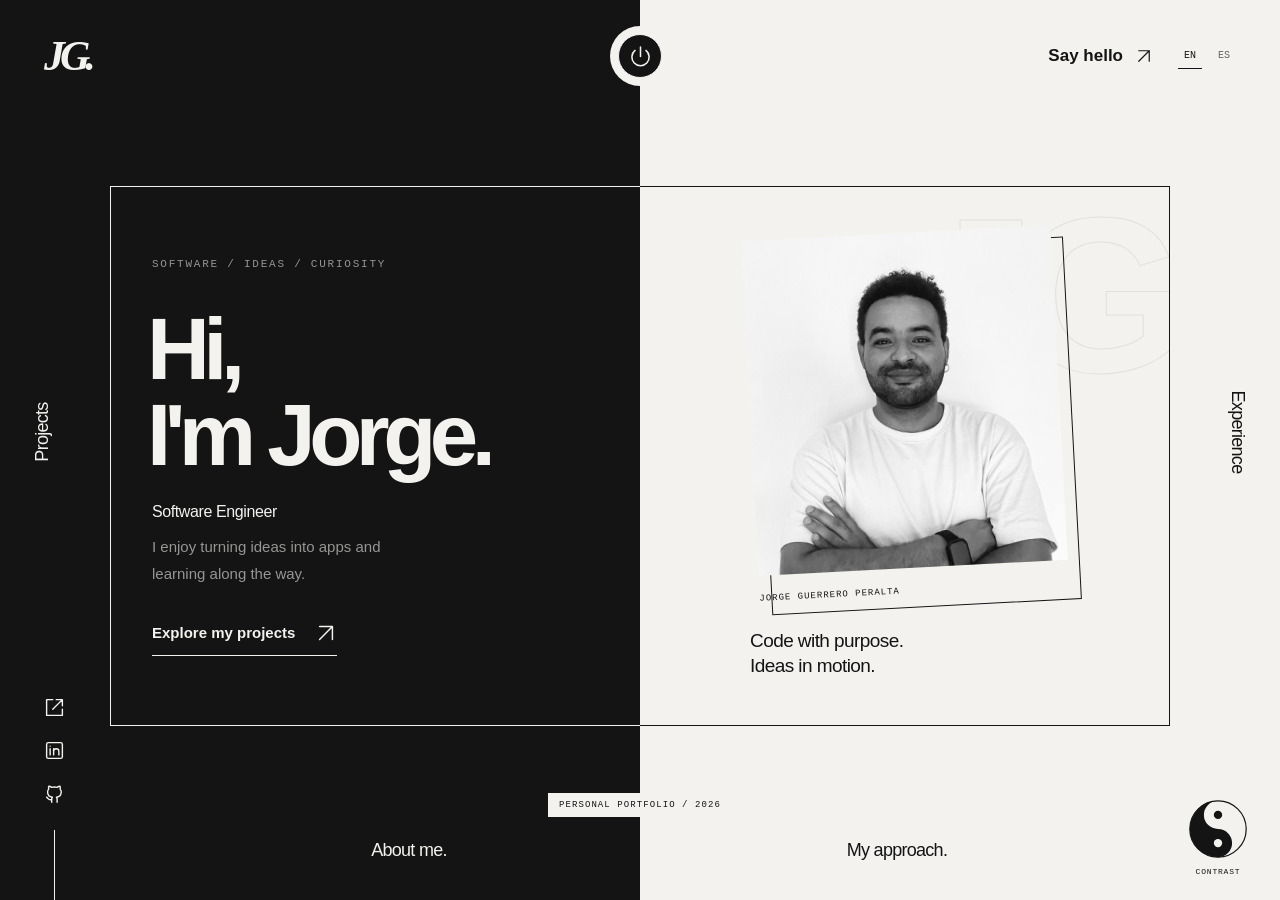
<file: index.html>
<!DOCTYPE html><html lang="en"><head><meta charset="utf-8"><meta name="viewport" content="width=device-width, initial-scale=1"><meta name="description" content="Software Engineer with experience in iOS, Android, mobile architecture and software quality. Projects and professional experience of Jorge Guerrero Peralta."><meta name="author" content="Jorge Guerrero Peralta"><meta name="color-scheme" content="light dark"><title>Software &amp; ideas — Jorge Guerrero Peralta</title><link rel="canonical" href="https://jguerrerope.dev/"><link rel="alternate" hreflang="en" href="https://jguerrerope.dev/"><link rel="alternate" hreflang="es" href="https://jguerrerope.dev/es/"><link rel="alternate" hreflang="x-default" href="https://jguerrerope.dev/"><link rel="icon" type="image/x-icon" href="/favicon.ico?v=monochrome"><link rel="stylesheet" href="/css/portfolio.css"><script src="/js/portfolio.js" defer></script></head><body class="home-page"><a class="skip-link" href="#main">Skip to content</a><header class="site-header"><a class="wordmark" href="/" aria-label="Jorge Guerrero Peralta, Back to home">JG.</a><a class="home-link" href="/" aria-label="Back to home"><svg class="icon" width="23" height="23" viewBox="0 0 24 24" fill="none" stroke="currentColor" stroke-width="1.6" stroke-linecap="round" stroke-linejoin="round" aria-hidden="true" focusable="false"><path d="M12 2v10M6.3 5.7a9 9 0 1 0 11.4 0"></path></svg></a><div class="header-actions"><a class="header-contact" href="https://es.linkedin.com/in/jguerrerope" target="_blank" rel="noopener noreferrer"><span>Say hello</span><svg class="icon" width="18" height="18" viewBox="0 0 24 24" fill="none" stroke="currentColor" stroke-width="1.6" stroke-linecap="round" stroke-linejoin="round" aria-hidden="true" focusable="false"><path d="M5 19 19 5M5 5h14v14"></path></svg></a><nav class="language-switch" aria-label="Language"><a href="/" hreflang="en" lang="en" aria-current="page" title="English">EN</a><a href="/es/" hreflang="es" lang="es" title="Español">ES</a></nav><details class="mobile-menu"><summary>Menu</summary><nav aria-label="Mobile navigation"><a href="/projects/">Projects</a><a href="/experience/">Experience</a><a href="/about/">About me</a><a href="/about/#skills">My approach</a><a href="https://es.linkedin.com/in/jguerrerope" target="_blank" rel="noopener noreferrer">Say hello ↗</a></nav></details></div></header><nav class="orbit-navigation" aria-label="Main navigation"><a class="orbit orbit-work" href="/projects/">Projects</a><a class="orbit orbit-experience" href="/experience/">Experience</a><a class="orbit orbit-about" href="/about/">About me.</a><a class="orbit orbit-skills" href="/about/#skills">My approach.</a></nav><main id="main" tabindex="-1"><section class="intro-frame page-enter" aria-labelledby="intro-title"><div class="intro-copy"><p class="eyebrow">Software / ideas / curiosity</p><h1 id="intro-title">Hi,<br>I'm Jorge.</h1><p class="intro-role">Software Engineer</p><p class="intro-description">I enjoy turning ideas into apps and learning along the way.</p><a class="text-link intro-link" href="/projects/"><span>Explore my projects</span><svg class="icon" width="22" height="22" viewBox="0 0 24 24" fill="none" stroke="currentColor" stroke-width="1.6" stroke-linecap="round" stroke-linejoin="round" aria-hidden="true" focusable="false"><path d="M5 19 19 5M5 5h14v14"></path></svg></a></div><div class="intro-portrait"><span class="portrait-ghost" aria-hidden="true">JG</span><figure class="portrait-frame"><img src="/img/profile.jpg" alt="Jorge Guerrero Peralta" width="400" height="400" fetchpriority="high"><figcaption>Jorge Guerrero Peralta</figcaption></figure><p class="portrait-caption">Code with purpose.<br>Ideas in motion.</p></div></section><p class="home-edition">Personal portfolio / 2026</p></main><aside class="social-rail" aria-label="Find me on"><a href="https://twitter.com/jguerrerope" target="_blank" rel="noopener noreferrer" aria-label="Twitter" title="Twitter"><svg class="icon" width="21" height="21" viewBox="0 0 24 24" fill="none" stroke="currentColor" stroke-width="1.6" stroke-linecap="round" stroke-linejoin="round" aria-hidden="true" focusable="false"><path d="M14 3h7v7m0-7L10 14M10 3H3v18h18v-7"></path></svg></a><a href="https://es.linkedin.com/in/jguerrerope" target="_blank" rel="noopener noreferrer" aria-label="LinkedIn" title="LinkedIn"><svg class="icon" width="21" height="21" viewBox="0 0 24 24" fill="none" stroke="currentColor" stroke-width="1.6" stroke-linecap="round" stroke-linejoin="round" aria-hidden="true" focusable="false"><rect x="3" y="3" width="18" height="18" rx="2"></rect><path d="M7 10v7m4 0v-7m0 3a3 3 0 0 1 6 0v4"></path><circle cx="7" cy="7" r=".7" fill="currentColor" stroke="none"></circle></svg></a><a href="https://github.com/jguerrerope" target="_blank" rel="noopener noreferrer" aria-label="GitHub" title="GitHub"><svg class="icon" width="21" height="21" viewBox="0 0 24 24" fill="none" stroke="currentColor" stroke-width="1.6" stroke-linecap="round" stroke-linejoin="round" aria-hidden="true" focusable="false"><path d="M9 19c-4.3 1.3-4.3-2.2-6-2.7M15 22v-3.4a3 3 0 0 0-.8-2.3c2.7-.3 5.5-1.3 5.5-6a4.7 4.7 0 0 0-1.3-3.3 4.3 4.3 0 0 0-.1-3.3s-1-.3-3.4 1.3a11.6 11.6 0 0 0-6 0C6.5 3.4 5.5 3.7 5.5 3.7A4.3 4.3 0 0 0 5.4 7a4.7 4.7 0 0 0-1.3 3.3c0 4.7 2.8 5.7 5.5 6a3 3 0 0 0-.8 2.3V22"></path></svg></a><span class="social-line" aria-hidden="true"></span></aside><button class="contrast-toggle" type="button" data-contrast aria-label="Invert contrast" aria-pressed="false"><svg class="balance" viewBox="0 0 100 100" aria-hidden="true" focusable="false"><circle cx="50" cy="50" r="47" fill="var(--paper)" stroke="var(--ink)" stroke-width="2"></circle><path d="M50 3a47 47 0 0 0 0 94 23.5 23.5 0 0 0 0-47 23.5 23.5 0 0 1 0-47Z" fill="var(--ink)"></path><circle cx="50" cy="26.5" r="7" fill="var(--ink)"></circle><circle cx="50" cy="73.5" r="7" fill="var(--paper)"></circle></svg><span>Contrast</span></button></body></html>
</file>
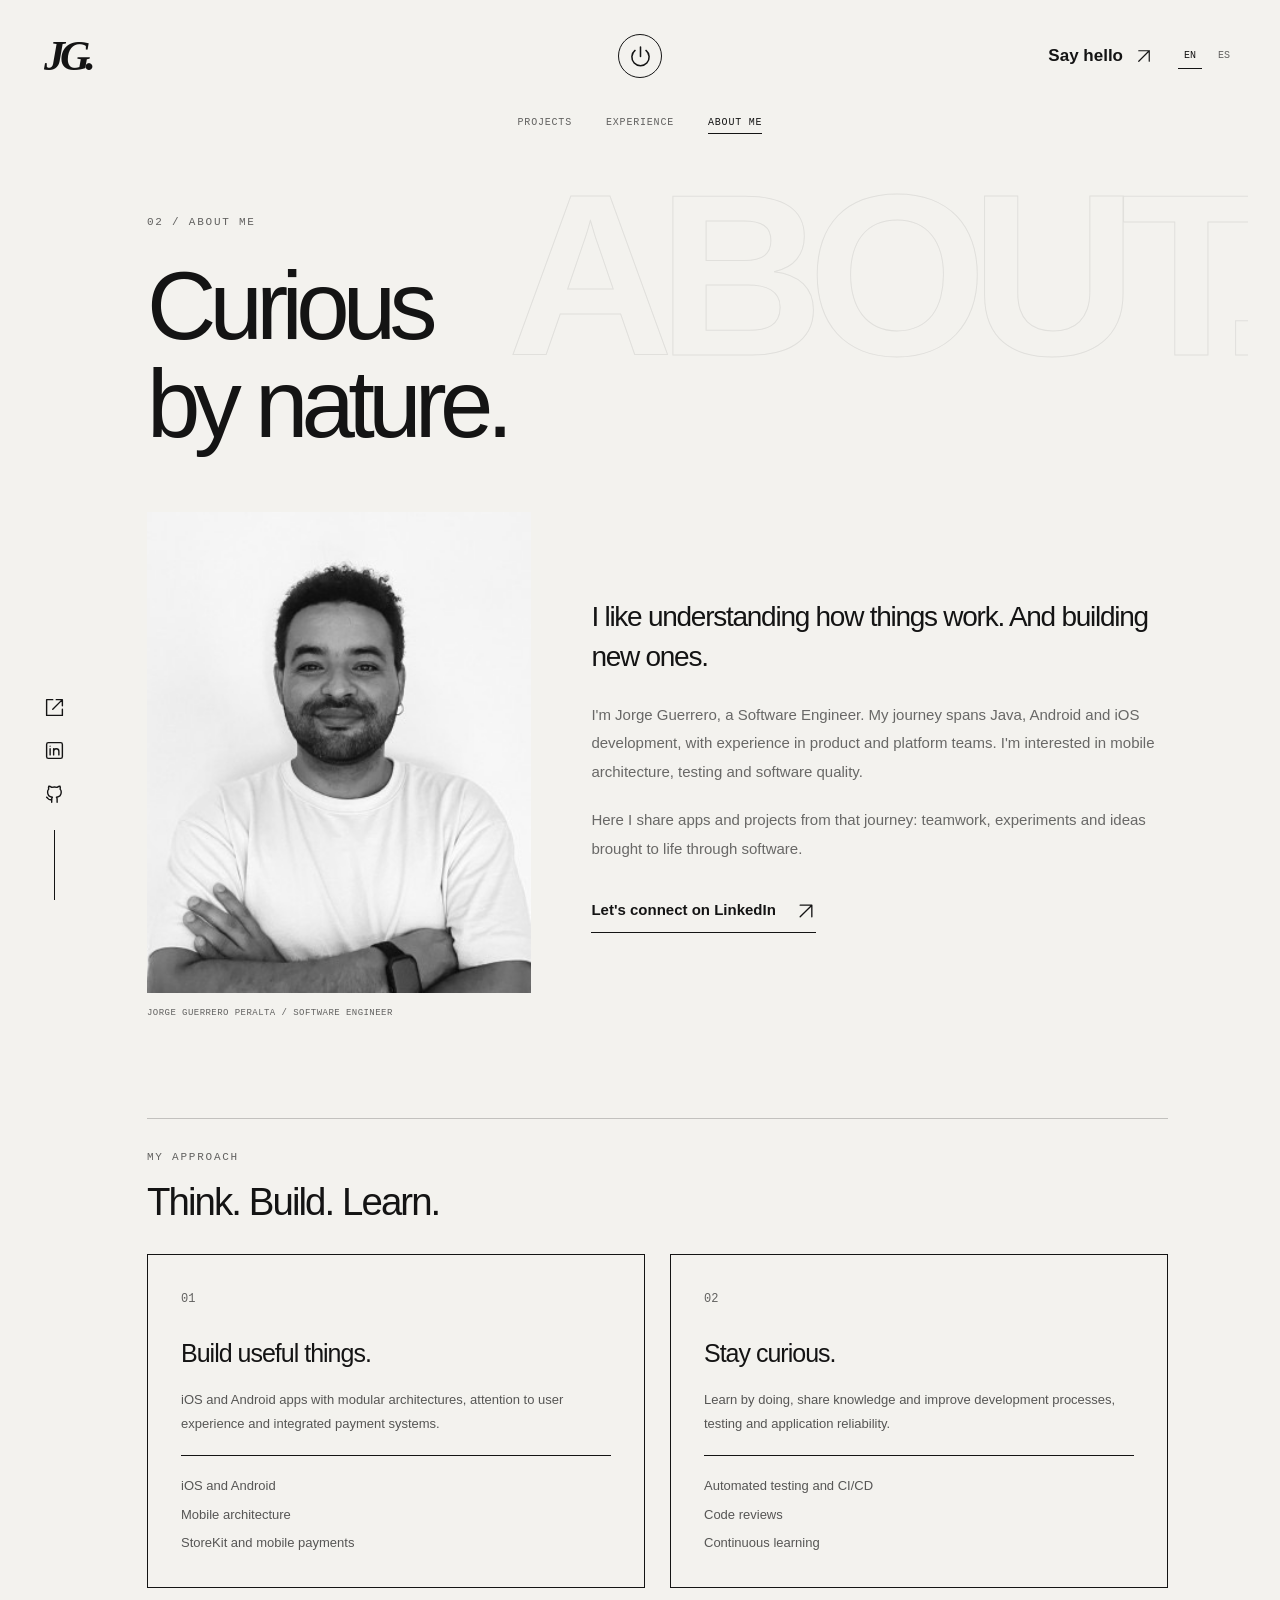
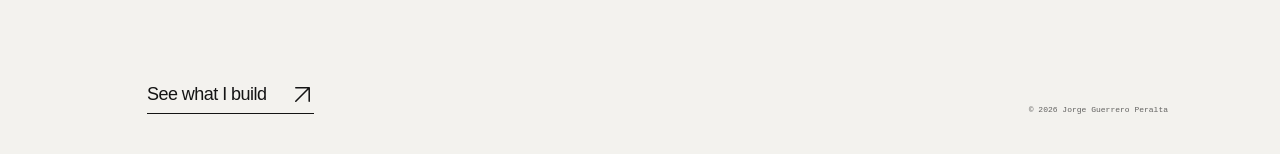
<file: about/index.html>
<!DOCTYPE html><html lang="en"><head><meta charset="utf-8"><meta name="viewport" content="width=device-width, initial-scale=1"><meta name="description" content="Software Engineer with experience in iOS, Android, mobile architecture and software quality. Projects and professional experience of Jorge Guerrero Peralta."><meta name="author" content="Jorge Guerrero Peralta"><meta name="color-scheme" content="light dark"><title>About — Jorge Guerrero Peralta</title><link rel="canonical" href="https://jguerrerope.dev/about/"><link rel="alternate" hreflang="en" href="https://jguerrerope.dev/about/"><link rel="alternate" hreflang="es" href="https://jguerrerope.dev/es/about/"><link rel="alternate" hreflang="x-default" href="https://jguerrerope.dev/about/"><link rel="icon" type="image/x-icon" href="/favicon.ico?v=monochrome"><link rel="stylesheet" href="/css/portfolio.css"><script src="/js/portfolio.js" defer></script></head><body class="light-page"><a class="skip-link" href="#main">Skip to content</a><header class="site-header"><a class="wordmark" href="/" aria-label="Jorge Guerrero Peralta, Back to home">JG.</a><a class="home-link" href="/" aria-label="Back to home"><svg class="icon" width="23" height="23" viewBox="0 0 24 24" fill="none" stroke="currentColor" stroke-width="1.6" stroke-linecap="round" stroke-linejoin="round" aria-hidden="true" focusable="false"><path d="M12 2v10M6.3 5.7a9 9 0 1 0 11.4 0"></path></svg></a><div class="header-actions"><a class="header-contact" href="https://es.linkedin.com/in/jguerrerope" target="_blank" rel="noopener noreferrer"><span>Say hello</span><svg class="icon" width="18" height="18" viewBox="0 0 24 24" fill="none" stroke="currentColor" stroke-width="1.6" stroke-linecap="round" stroke-linejoin="round" aria-hidden="true" focusable="false"><path d="M5 19 19 5M5 5h14v14"></path></svg></a><nav class="language-switch" aria-label="Language"><a href="/about/" hreflang="en" lang="en" aria-current="page" title="English">EN</a><a href="/es/about/" hreflang="es" lang="es" title="Español">ES</a></nav><details class="mobile-menu"><summary>Menu</summary><nav aria-label="Mobile navigation"><a href="/projects/">Projects</a><a href="/experience/">Experience</a><a href="/about/" aria-current="page">About me</a><a href="/about/#skills">My approach</a><a href="https://es.linkedin.com/in/jguerrerope" target="_blank" rel="noopener noreferrer">Say hello ↗</a></nav></details></div></header><nav class="page-navigation" aria-label="Main navigation"><a href="/projects/">Projects</a><a href="/experience/">Experience</a><a href="/about/" aria-current="page">About me</a></nav><main id="main" tabindex="-1"><div class="page-content page-enter"><span class="background-word" aria-hidden="true">ABOUT.</span><header class="section-heading"><p class="eyebrow">02 / About me</p><h1>Curious<br>by nature.</h1></header><div class="about-grid"><figure class="about-photo"><img src="/img/profile.jpg" alt="Jorge Guerrero Peralta" width="400" height="400" loading="lazy"><figcaption>Jorge Guerrero Peralta / Software Engineer</figcaption></figure><div class="about-copy"><p class="lead">I like understanding how things work. And building new ones.</p><p>I'm Jorge Guerrero, a Software Engineer. My journey spans Java, Android and iOS development, with experience in product and platform teams. I'm interested in mobile architecture, testing and software quality.</p><p>Here I share apps and projects from that journey: teamwork, experiments and ideas brought to life through software.</p><a class="text-link" href="https://es.linkedin.com/in/jguerrerope" target="_blank" rel="noopener noreferrer"><span>Let's connect on LinkedIn</span><svg class="icon" width="20" height="20" viewBox="0 0 24 24" fill="none" stroke="currentColor" stroke-width="1.6" stroke-linecap="round" stroke-linejoin="round" aria-hidden="true" focusable="false"><path d="M5 19 19 5M5 5h14v14"></path></svg></a></div></div><section class="approach" id="skills" aria-labelledby="approach-title"><div class="subsection-heading"><p class="eyebrow">My approach</p><h2 id="approach-title">Think. Build. Learn.</h2></div><div class="approach-grid"><article class="approach-card"><span class="approach-number">01</span><h3>Build useful things.</h3><p>iOS and Android apps with modular architectures, attention to user experience and integrated payment systems.</p><ul><li>iOS and Android</li><li>Mobile architecture</li><li>StoreKit and mobile payments</li></ul></article><article class="approach-card"><span class="approach-number">02</span><h3>Stay curious.</h3><p>Learn by doing, share knowledge and improve development processes, testing and application reliability.</p><ul><li>Automated testing and CI/CD</li><li>Code reviews</li><li>Continuous learning</li></ul></article></div></section></div></main><aside class="social-rail" aria-label="Find me on"><a href="https://twitter.com/jguerrerope" target="_blank" rel="noopener noreferrer" aria-label="Twitter" title="Twitter"><svg class="icon" width="21" height="21" viewBox="0 0 24 24" fill="none" stroke="currentColor" stroke-width="1.6" stroke-linecap="round" stroke-linejoin="round" aria-hidden="true" focusable="false"><path d="M14 3h7v7m0-7L10 14M10 3H3v18h18v-7"></path></svg></a><a href="https://es.linkedin.com/in/jguerrerope" target="_blank" rel="noopener noreferrer" aria-label="LinkedIn" title="LinkedIn"><svg class="icon" width="21" height="21" viewBox="0 0 24 24" fill="none" stroke="currentColor" stroke-width="1.6" stroke-linecap="round" stroke-linejoin="round" aria-hidden="true" focusable="false"><rect x="3" y="3" width="18" height="18" rx="2"></rect><path d="M7 10v7m4 0v-7m0 3a3 3 0 0 1 6 0v4"></path><circle cx="7" cy="7" r=".7" fill="currentColor" stroke="none"></circle></svg></a><a href="https://github.com/jguerrerope" target="_blank" rel="noopener noreferrer" aria-label="GitHub" title="GitHub"><svg class="icon" width="21" height="21" viewBox="0 0 24 24" fill="none" stroke="currentColor" stroke-width="1.6" stroke-linecap="round" stroke-linejoin="round" aria-hidden="true" focusable="false"><path d="M9 19c-4.3 1.3-4.3-2.2-6-2.7M15 22v-3.4a3 3 0 0 0-.8-2.3c2.7-.3 5.5-1.3 5.5-6a4.7 4.7 0 0 0-1.3-3.3 4.3 4.3 0 0 0-.1-3.3s-1-.3-3.4 1.3a11.6 11.6 0 0 0-6 0C6.5 3.4 5.5 3.7 5.5 3.7A4.3 4.3 0 0 0 5.4 7a4.7 4.7 0 0 0-1.3 3.3c0 4.7 2.8 5.7 5.5 6a3 3 0 0 0-.8 2.3V22"></path></svg></a><span class="social-line" aria-hidden="true"></span></aside><footer class="site-footer"><a class="footer-next" href="/projects/"><span>See what I build</span><svg class="icon" width="23" height="23" viewBox="0 0 24 24" fill="none" stroke="currentColor" stroke-width="1.6" stroke-linecap="round" stroke-linejoin="round" aria-hidden="true" focusable="false"><path d="M5 19 19 5M5 5h14v14"></path></svg></a><p>© 2026 Jorge Guerrero Peralta</p></footer></body></html>
</file>
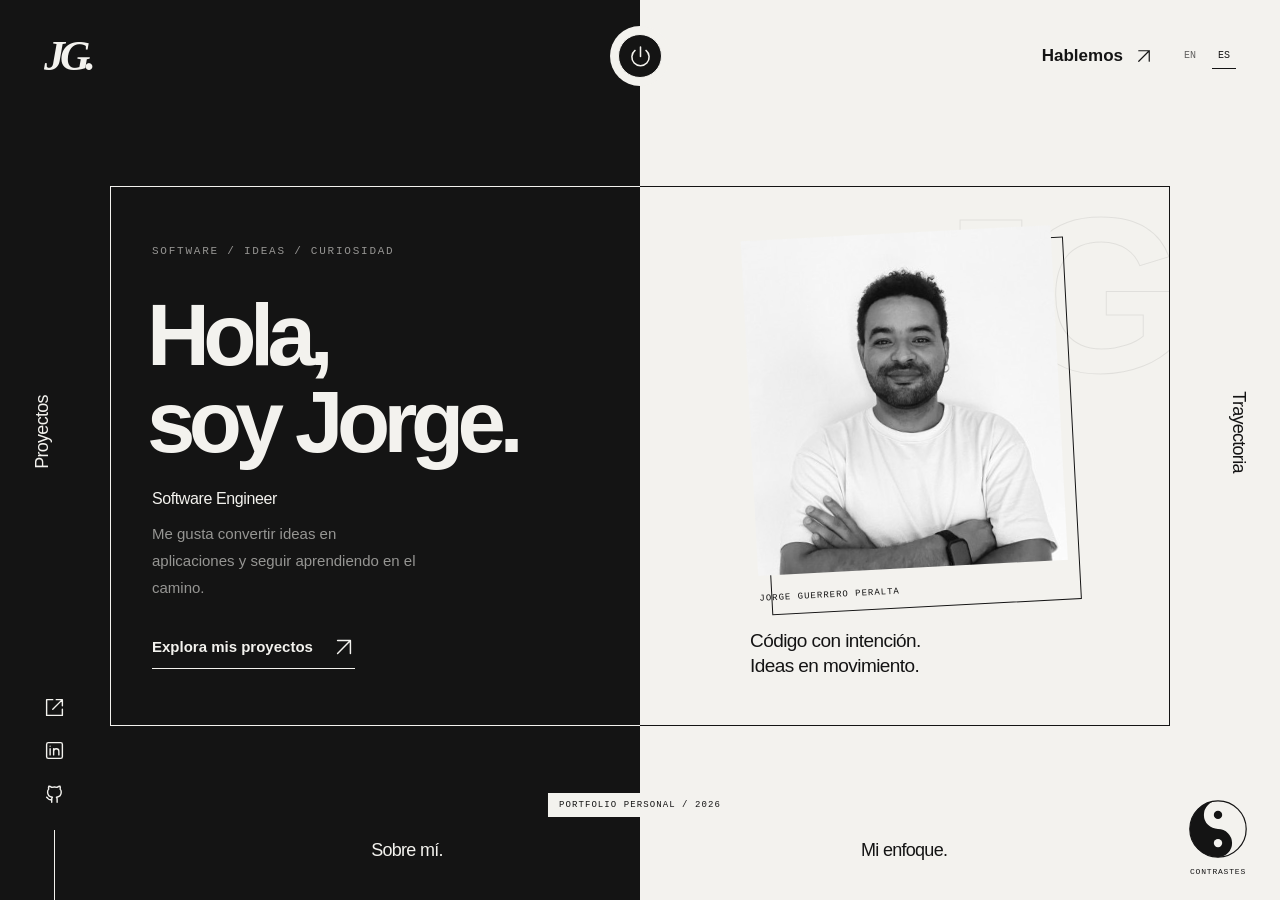
<file: es/index.html>
<!DOCTYPE html><html lang="es"><head><meta charset="utf-8"><meta name="viewport" content="width=device-width, initial-scale=1"><meta name="description" content="Software Engineer. Experiencia en iOS, Android, arquitectura móvil y calidad de software. Proyectos y trayectoria de Jorge Guerrero Peralta."><meta name="author" content="Jorge Guerrero Peralta"><meta name="color-scheme" content="light dark"><title>Software e ideas — Jorge Guerrero Peralta</title><link rel="canonical" href="https://jguerrerope.dev/es/"><link rel="alternate" hreflang="en" href="https://jguerrerope.dev/"><link rel="alternate" hreflang="es" href="https://jguerrerope.dev/es/"><link rel="alternate" hreflang="x-default" href="https://jguerrerope.dev/"><link rel="icon" type="image/x-icon" href="/favicon.ico?v=monochrome"><link rel="stylesheet" href="/css/portfolio.css"><script src="/js/portfolio.js" defer></script></head><body class="home-page"><a class="skip-link" href="#main">Saltar al contenido</a><header class="site-header"><a class="wordmark" href="/es/" aria-label="Jorge Guerrero Peralta, Volver al inicio">JG.</a><a class="home-link" href="/es/" aria-label="Volver al inicio"><svg class="icon" width="23" height="23" viewBox="0 0 24 24" fill="none" stroke="currentColor" stroke-width="1.6" stroke-linecap="round" stroke-linejoin="round" aria-hidden="true" focusable="false"><path d="M12 2v10M6.3 5.7a9 9 0 1 0 11.4 0"></path></svg></a><div class="header-actions"><a class="header-contact" href="https://es.linkedin.com/in/jguerrerope" target="_blank" rel="noopener noreferrer"><span>Hablemos</span><svg class="icon" width="18" height="18" viewBox="0 0 24 24" fill="none" stroke="currentColor" stroke-width="1.6" stroke-linecap="round" stroke-linejoin="round" aria-hidden="true" focusable="false"><path d="M5 19 19 5M5 5h14v14"></path></svg></a><nav class="language-switch" aria-label="Idioma"><a href="/" hreflang="en" lang="en" title="English">EN</a><a href="/es/" hreflang="es" lang="es" aria-current="page" title="Español">ES</a></nav><details class="mobile-menu"><summary>Menú</summary><nav aria-label="Navegación móvil"><a href="/es/projects/">Proyectos</a><a href="/es/experience/">Trayectoria</a><a href="/es/about/">Sobre mí</a><a href="/es/about/#skills">Mi enfoque</a><a href="https://es.linkedin.com/in/jguerrerope" target="_blank" rel="noopener noreferrer">Hablemos ↗</a></nav></details></div></header><nav class="orbit-navigation" aria-label="Navegación principal"><a class="orbit orbit-work" href="/es/projects/">Proyectos</a><a class="orbit orbit-experience" href="/es/experience/">Trayectoria</a><a class="orbit orbit-about" href="/es/about/">Sobre mí.</a><a class="orbit orbit-skills" href="/es/about/#skills">Mi enfoque.</a></nav><main id="main" tabindex="-1"><section class="intro-frame page-enter" aria-labelledby="intro-title"><div class="intro-copy"><p class="eyebrow">Software / ideas / curiosidad</p><h1 id="intro-title">Hola,<br>soy Jorge.</h1><p class="intro-role">Software Engineer</p><p class="intro-description">Me gusta convertir ideas en aplicaciones y seguir aprendiendo en el camino.</p><a class="text-link intro-link" href="/es/projects/"><span>Explora mis proyectos</span><svg class="icon" width="22" height="22" viewBox="0 0 24 24" fill="none" stroke="currentColor" stroke-width="1.6" stroke-linecap="round" stroke-linejoin="round" aria-hidden="true" focusable="false"><path d="M5 19 19 5M5 5h14v14"></path></svg></a></div><div class="intro-portrait"><span class="portrait-ghost" aria-hidden="true">JG</span><figure class="portrait-frame"><img src="/img/profile.jpg" alt="Jorge Guerrero Peralta" width="400" height="400" fetchpriority="high"><figcaption>Jorge Guerrero Peralta</figcaption></figure><p class="portrait-caption">Código con intención.<br>Ideas en movimiento.</p></div></section><p class="home-edition">Portfolio personal / 2026</p></main><aside class="social-rail" aria-label="Encuéntrame en"><a href="https://twitter.com/jguerrerope" target="_blank" rel="noopener noreferrer" aria-label="Twitter" title="Twitter"><svg class="icon" width="21" height="21" viewBox="0 0 24 24" fill="none" stroke="currentColor" stroke-width="1.6" stroke-linecap="round" stroke-linejoin="round" aria-hidden="true" focusable="false"><path d="M14 3h7v7m0-7L10 14M10 3H3v18h18v-7"></path></svg></a><a href="https://es.linkedin.com/in/jguerrerope" target="_blank" rel="noopener noreferrer" aria-label="LinkedIn" title="LinkedIn"><svg class="icon" width="21" height="21" viewBox="0 0 24 24" fill="none" stroke="currentColor" stroke-width="1.6" stroke-linecap="round" stroke-linejoin="round" aria-hidden="true" focusable="false"><rect x="3" y="3" width="18" height="18" rx="2"></rect><path d="M7 10v7m4 0v-7m0 3a3 3 0 0 1 6 0v4"></path><circle cx="7" cy="7" r=".7" fill="currentColor" stroke="none"></circle></svg></a><a href="https://github.com/jguerrerope" target="_blank" rel="noopener noreferrer" aria-label="GitHub" title="GitHub"><svg class="icon" width="21" height="21" viewBox="0 0 24 24" fill="none" stroke="currentColor" stroke-width="1.6" stroke-linecap="round" stroke-linejoin="round" aria-hidden="true" focusable="false"><path d="M9 19c-4.3 1.3-4.3-2.2-6-2.7M15 22v-3.4a3 3 0 0 0-.8-2.3c2.7-.3 5.5-1.3 5.5-6a4.7 4.7 0 0 0-1.3-3.3 4.3 4.3 0 0 0-.1-3.3s-1-.3-3.4 1.3a11.6 11.6 0 0 0-6 0C6.5 3.4 5.5 3.7 5.5 3.7A4.3 4.3 0 0 0 5.4 7a4.7 4.7 0 0 0-1.3 3.3c0 4.7 2.8 5.7 5.5 6a3 3 0 0 0-.8 2.3V22"></path></svg></a><span class="social-line" aria-hidden="true"></span></aside><button class="contrast-toggle" type="button" data-contrast aria-label="Invertir contraste" aria-pressed="false"><svg class="balance" viewBox="0 0 100 100" aria-hidden="true" focusable="false"><circle cx="50" cy="50" r="47" fill="var(--paper)" stroke="var(--ink)" stroke-width="2"></circle><path d="M50 3a47 47 0 0 0 0 94 23.5 23.5 0 0 0 0-47 23.5 23.5 0 0 1 0-47Z" fill="var(--ink)"></path><circle cx="50" cy="26.5" r="7" fill="var(--ink)"></circle><circle cx="50" cy="73.5" r="7" fill="var(--paper)"></circle></svg><span>Contrastes</span></button></body></html>
</file>
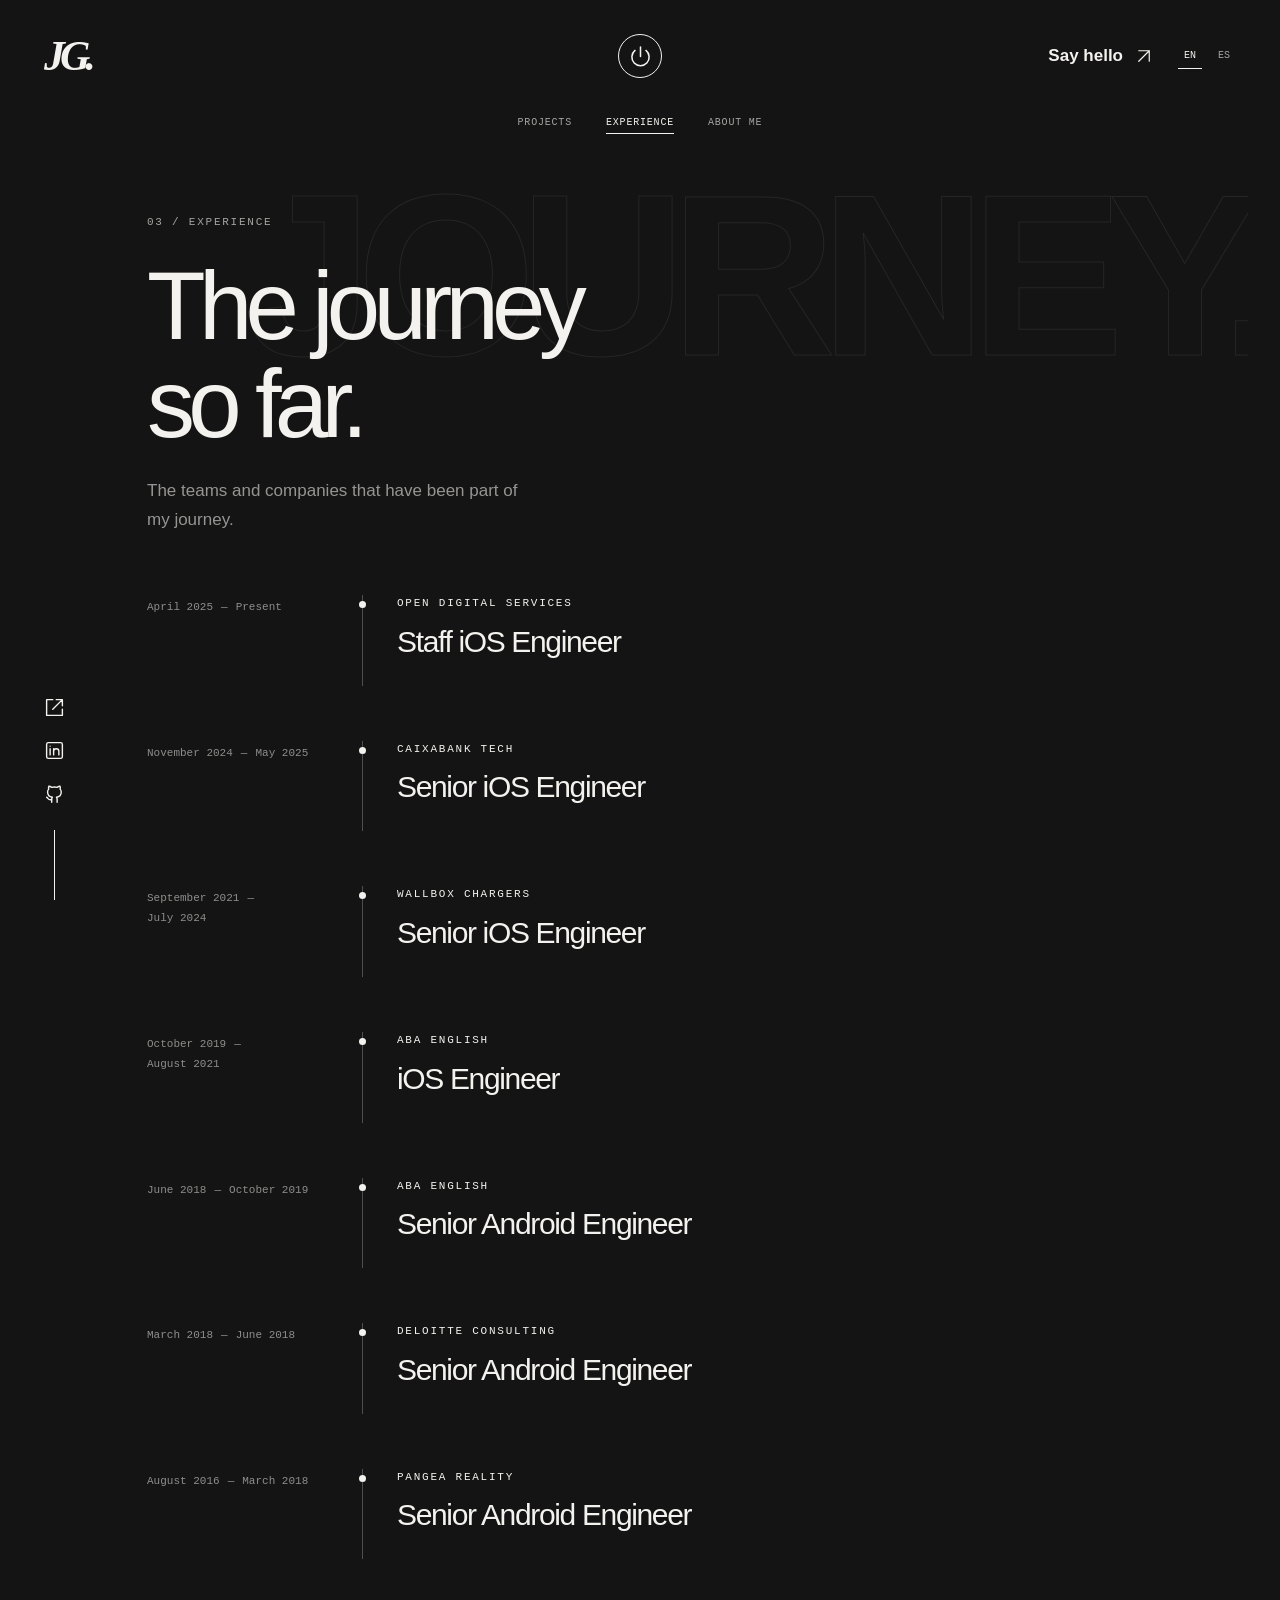
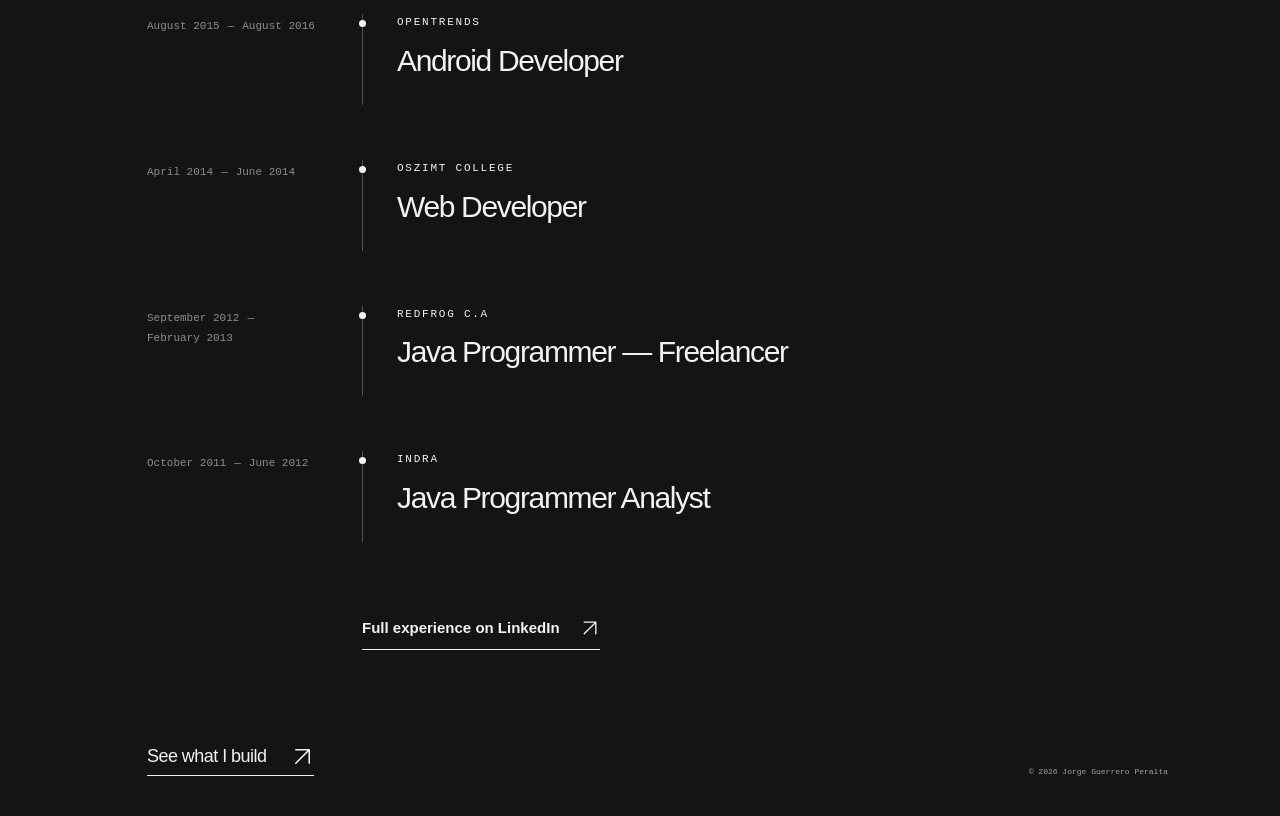
<file: experience/index.html>
<!DOCTYPE html><html lang="en"><head><meta charset="utf-8"><meta name="viewport" content="width=device-width, initial-scale=1"><meta name="description" content="Software Engineer with experience in iOS, Android, mobile architecture and software quality. Projects and professional experience of Jorge Guerrero Peralta."><meta name="author" content="Jorge Guerrero Peralta"><meta name="color-scheme" content="light dark"><title>Experience — Jorge Guerrero Peralta</title><link rel="canonical" href="https://jguerrerope.dev/experience/"><link rel="alternate" hreflang="en" href="https://jguerrerope.dev/experience/"><link rel="alternate" hreflang="es" href="https://jguerrerope.dev/es/experience/"><link rel="alternate" hreflang="x-default" href="https://jguerrerope.dev/experience/"><link rel="icon" type="image/x-icon" href="/favicon.ico?v=monochrome"><link rel="stylesheet" href="/css/portfolio.css"><script src="/js/portfolio.js" defer></script></head><body class="dark-page"><a class="skip-link" href="#main">Skip to content</a><header class="site-header"><a class="wordmark" href="/" aria-label="Jorge Guerrero Peralta, Back to home">JG.</a><a class="home-link" href="/" aria-label="Back to home"><svg class="icon" width="23" height="23" viewBox="0 0 24 24" fill="none" stroke="currentColor" stroke-width="1.6" stroke-linecap="round" stroke-linejoin="round" aria-hidden="true" focusable="false"><path d="M12 2v10M6.3 5.7a9 9 0 1 0 11.4 0"></path></svg></a><div class="header-actions"><a class="header-contact" href="https://es.linkedin.com/in/jguerrerope" target="_blank" rel="noopener noreferrer"><span>Say hello</span><svg class="icon" width="18" height="18" viewBox="0 0 24 24" fill="none" stroke="currentColor" stroke-width="1.6" stroke-linecap="round" stroke-linejoin="round" aria-hidden="true" focusable="false"><path d="M5 19 19 5M5 5h14v14"></path></svg></a><nav class="language-switch" aria-label="Language"><a href="/experience/" hreflang="en" lang="en" aria-current="page" title="English">EN</a><a href="/es/experience/" hreflang="es" lang="es" title="Español">ES</a></nav><details class="mobile-menu"><summary>Menu</summary><nav aria-label="Mobile navigation"><a href="/projects/">Projects</a><a href="/experience/" aria-current="page">Experience</a><a href="/about/">About me</a><a href="/about/#skills">My approach</a><a href="https://es.linkedin.com/in/jguerrerope" target="_blank" rel="noopener noreferrer">Say hello ↗</a></nav></details></div></header><nav class="page-navigation" aria-label="Main navigation"><a href="/projects/">Projects</a><a href="/experience/" aria-current="page">Experience</a><a href="/about/">About me</a></nav><main id="main" tabindex="-1"><div class="page-content page-enter"><span class="background-word" aria-hidden="true">JOURNEY.</span><header class="section-heading"><p class="eyebrow">03 / Experience</p><h1>The journey<br>so far.</h1><p class="section-intro">The teams and companies that have been part of my journey.</p></header><ol class="timeline" aria-label="Professional experience, most recent first"><li class="timeline-entry"><div class="timeline-period"><time datetime="2025-04">April 2025</time><span>—</span><span>Present</span></div><div class="timeline-content"><p class="eyebrow">Open Digital Services</p><h2>Staff iOS Engineer</h2></div></li><li class="timeline-entry"><div class="timeline-period"><time datetime="2024-11">November 2024</time><span>—</span><time datetime="2025-05">May 2025</time></div><div class="timeline-content"><p class="eyebrow">CaixaBank Tech</p><h2>Senior iOS Engineer</h2></div></li><li class="timeline-entry"><div class="timeline-period"><time datetime="2021-09">September 2021</time><span>—</span><time datetime="2024-07">July 2024</time></div><div class="timeline-content"><p class="eyebrow">Wallbox Chargers</p><h2>Senior iOS Engineer</h2></div></li><li class="timeline-entry"><div class="timeline-period"><time datetime="2019-10">October 2019</time><span>—</span><time datetime="2021-08">August 2021</time></div><div class="timeline-content"><p class="eyebrow">ABA English</p><h2>iOS Engineer</h2></div></li><li class="timeline-entry"><div class="timeline-period"><time datetime="2018-06">June 2018</time><span>—</span><time datetime="2019-10">October 2019</time></div><div class="timeline-content"><p class="eyebrow">ABA English</p><h2>Senior Android Engineer</h2></div></li><li class="timeline-entry"><div class="timeline-period"><time datetime="2018-03">March 2018</time><span>—</span><time datetime="2018-06">June 2018</time></div><div class="timeline-content"><p class="eyebrow">Deloitte Consulting</p><h2>Senior Android Engineer</h2></div></li><li class="timeline-entry"><div class="timeline-period"><time datetime="2016-08">August 2016</time><span>—</span><time datetime="2018-03">March 2018</time></div><div class="timeline-content"><p class="eyebrow">Pangea Reality</p><h2>Senior Android Engineer</h2></div></li><li class="timeline-entry"><div class="timeline-period"><time datetime="2015-08">August 2015</time><span>—</span><time datetime="2016-08">August 2016</time></div><div class="timeline-content"><p class="eyebrow">Opentrends</p><h2>Android Developer</h2></div></li><li class="timeline-entry"><div class="timeline-period"><time datetime="2014-04">April 2014</time><span>—</span><time datetime="2014-06">June 2014</time></div><div class="timeline-content"><p class="eyebrow">Oszimt College</p><h2>Web Developer</h2></div></li><li class="timeline-entry"><div class="timeline-period"><time datetime="2012-09">September 2012</time><span>—</span><time datetime="2013-02">February 2013</time></div><div class="timeline-content"><p class="eyebrow">Redfrog C.A</p><h2>Java Programmer — Freelancer</h2></div></li><li class="timeline-entry"><div class="timeline-period"><time datetime="2011-10">October 2011</time><span>—</span><time datetime="2012-06">June 2012</time></div><div class="timeline-content"><p class="eyebrow">Indra</p><h2>Java Programmer Analyst</h2></div></li></ol><a class="text-link timeline-more" href="https://es.linkedin.com/in/jguerrerope" target="_blank" rel="noopener noreferrer"><span>Full experience on LinkedIn</span><svg class="icon" width="20" height="20" viewBox="0 0 24 24" fill="none" stroke="currentColor" stroke-width="1.6" stroke-linecap="round" stroke-linejoin="round" aria-hidden="true" focusable="false"><path d="M5 19 19 5M5 5h14v14"></path></svg></a></div></main><aside class="social-rail" aria-label="Find me on"><a href="https://twitter.com/jguerrerope" target="_blank" rel="noopener noreferrer" aria-label="Twitter" title="Twitter"><svg class="icon" width="21" height="21" viewBox="0 0 24 24" fill="none" stroke="currentColor" stroke-width="1.6" stroke-linecap="round" stroke-linejoin="round" aria-hidden="true" focusable="false"><path d="M14 3h7v7m0-7L10 14M10 3H3v18h18v-7"></path></svg></a><a href="https://es.linkedin.com/in/jguerrerope" target="_blank" rel="noopener noreferrer" aria-label="LinkedIn" title="LinkedIn"><svg class="icon" width="21" height="21" viewBox="0 0 24 24" fill="none" stroke="currentColor" stroke-width="1.6" stroke-linecap="round" stroke-linejoin="round" aria-hidden="true" focusable="false"><rect x="3" y="3" width="18" height="18" rx="2"></rect><path d="M7 10v7m4 0v-7m0 3a3 3 0 0 1 6 0v4"></path><circle cx="7" cy="7" r=".7" fill="currentColor" stroke="none"></circle></svg></a><a href="https://github.com/jguerrerope" target="_blank" rel="noopener noreferrer" aria-label="GitHub" title="GitHub"><svg class="icon" width="21" height="21" viewBox="0 0 24 24" fill="none" stroke="currentColor" stroke-width="1.6" stroke-linecap="round" stroke-linejoin="round" aria-hidden="true" focusable="false"><path d="M9 19c-4.3 1.3-4.3-2.2-6-2.7M15 22v-3.4a3 3 0 0 0-.8-2.3c2.7-.3 5.5-1.3 5.5-6a4.7 4.7 0 0 0-1.3-3.3 4.3 4.3 0 0 0-.1-3.3s-1-.3-3.4 1.3a11.6 11.6 0 0 0-6 0C6.5 3.4 5.5 3.7 5.5 3.7A4.3 4.3 0 0 0 5.4 7a4.7 4.7 0 0 0-1.3 3.3c0 4.7 2.8 5.7 5.5 6a3 3 0 0 0-.8 2.3V22"></path></svg></a><span class="social-line" aria-hidden="true"></span></aside><footer class="site-footer"><a class="footer-next" href="/projects/"><span>See what I build</span><svg class="icon" width="23" height="23" viewBox="0 0 24 24" fill="none" stroke="currentColor" stroke-width="1.6" stroke-linecap="round" stroke-linejoin="round" aria-hidden="true" focusable="false"><path d="M5 19 19 5M5 5h14v14"></path></svg></a><p>© 2026 Jorge Guerrero Peralta</p></footer></body></html>
</file>
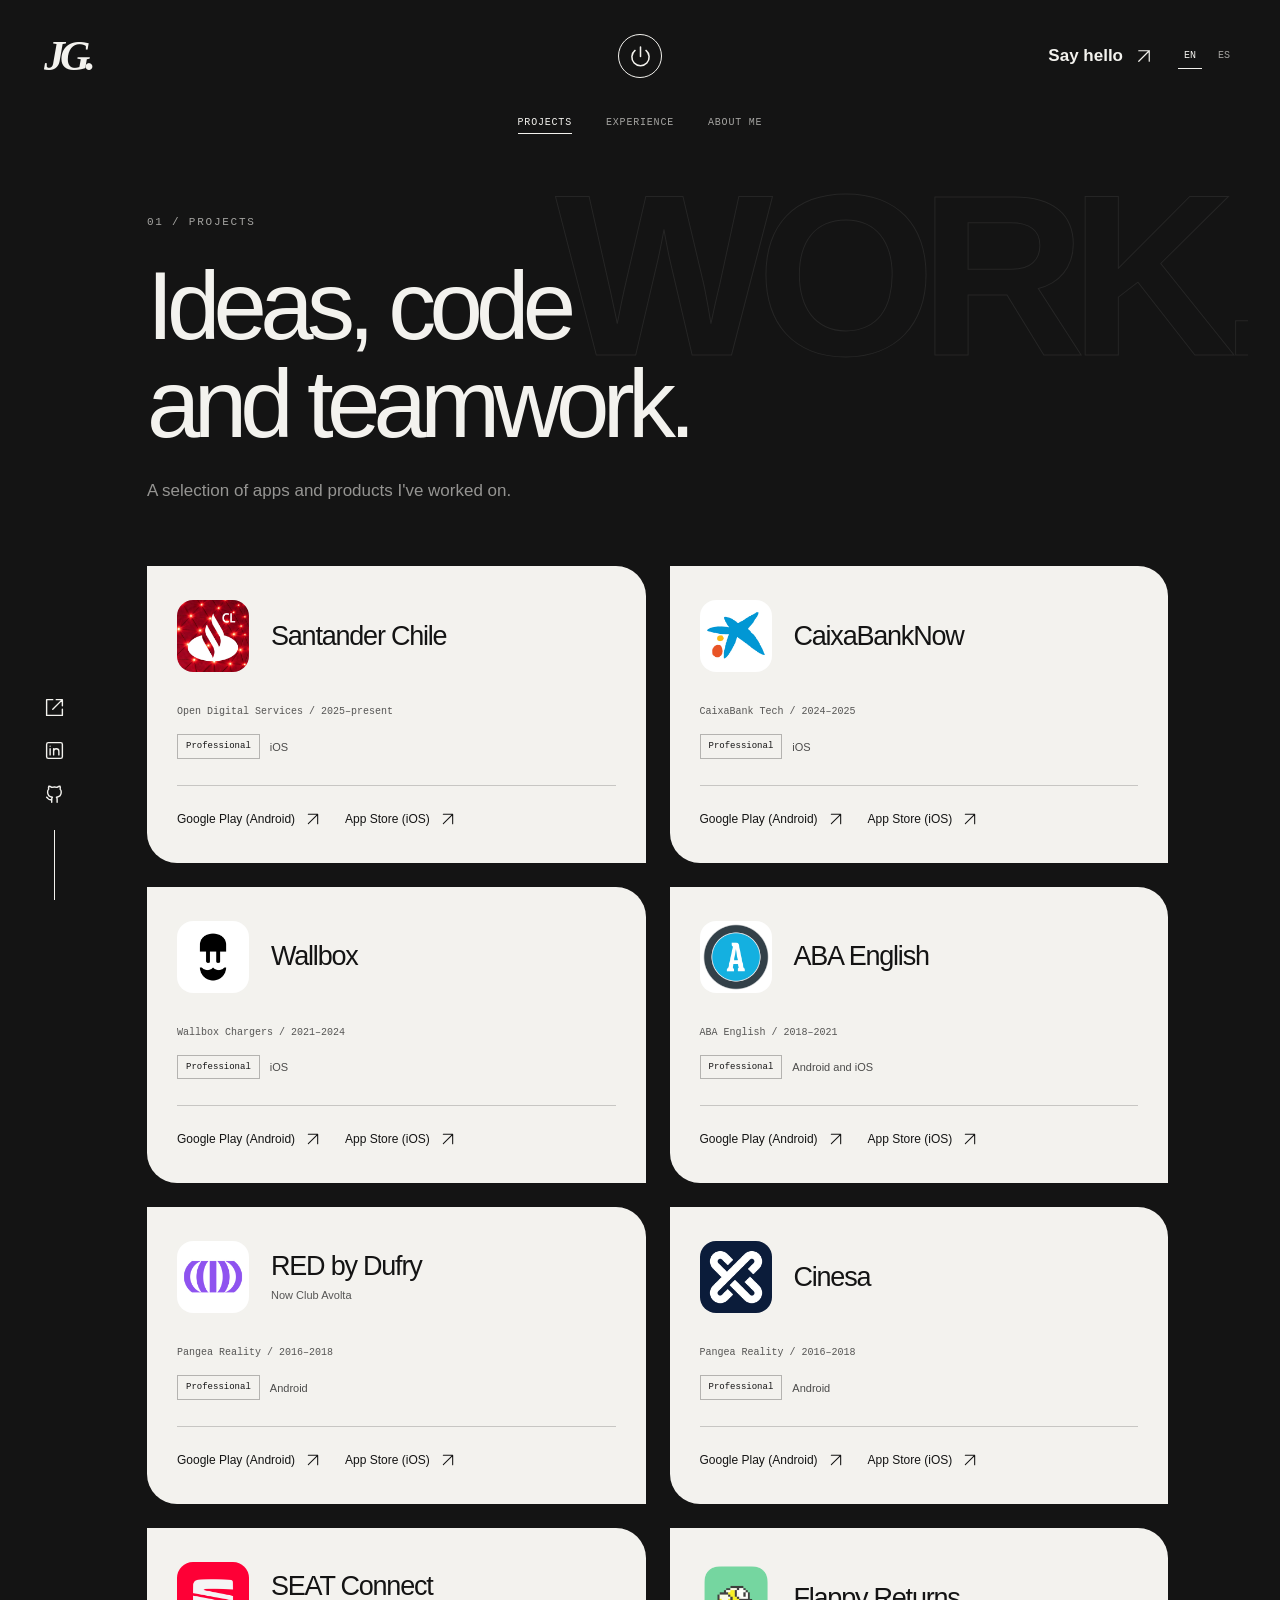
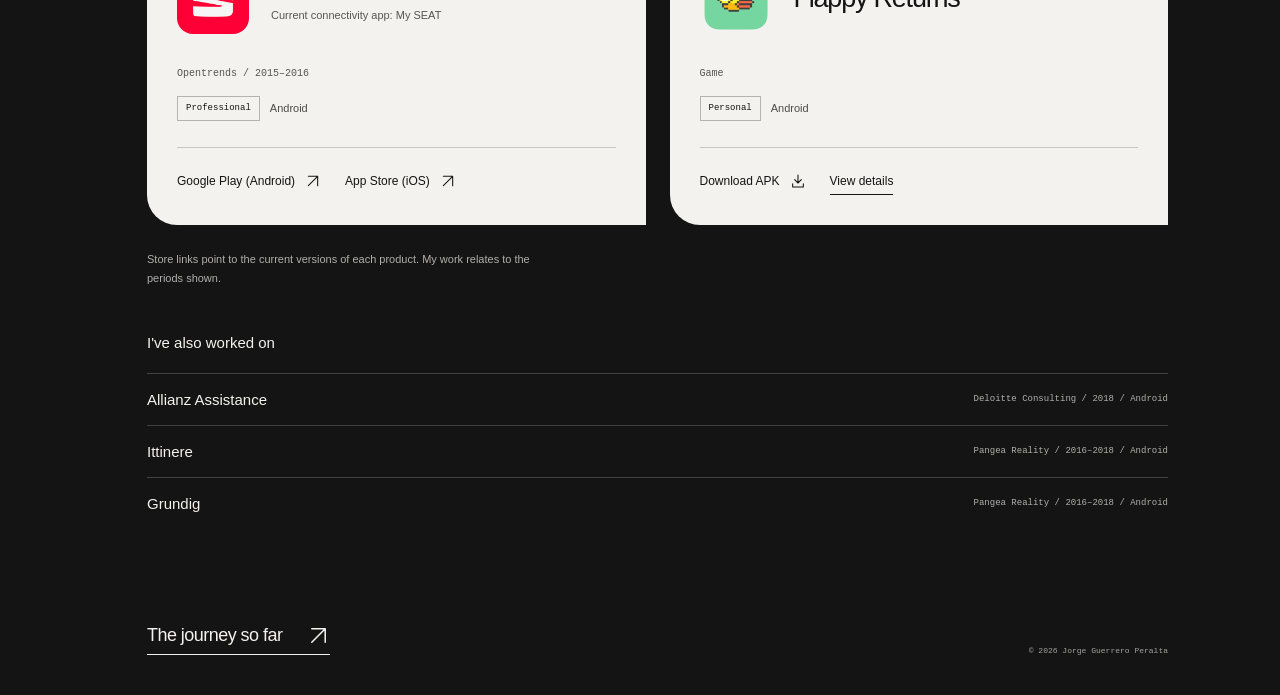
<file: projects/index.html>
<!DOCTYPE html><html lang="en"><head><meta charset="utf-8"><meta name="viewport" content="width=device-width, initial-scale=1"><meta name="description" content="Software Engineer with experience in iOS, Android, mobile architecture and software quality. Projects and professional experience of Jorge Guerrero Peralta."><meta name="author" content="Jorge Guerrero Peralta"><meta name="color-scheme" content="light dark"><title>Projects — Jorge Guerrero Peralta</title><link rel="canonical" href="https://jguerrerope.dev/projects/"><link rel="alternate" hreflang="en" href="https://jguerrerope.dev/projects/"><link rel="alternate" hreflang="es" href="https://jguerrerope.dev/es/projects/"><link rel="alternate" hreflang="x-default" href="https://jguerrerope.dev/projects/"><link rel="icon" type="image/x-icon" href="/favicon.ico?v=monochrome"><link rel="stylesheet" href="/css/portfolio.css"><script src="/js/portfolio.js" defer></script></head><body class="dark-page"><a class="skip-link" href="#main">Skip to content</a><header class="site-header"><a class="wordmark" href="/" aria-label="Jorge Guerrero Peralta, Back to home">JG.</a><a class="home-link" href="/" aria-label="Back to home"><svg class="icon" width="23" height="23" viewBox="0 0 24 24" fill="none" stroke="currentColor" stroke-width="1.6" stroke-linecap="round" stroke-linejoin="round" aria-hidden="true" focusable="false"><path d="M12 2v10M6.3 5.7a9 9 0 1 0 11.4 0"></path></svg></a><div class="header-actions"><a class="header-contact" href="https://es.linkedin.com/in/jguerrerope" target="_blank" rel="noopener noreferrer"><span>Say hello</span><svg class="icon" width="18" height="18" viewBox="0 0 24 24" fill="none" stroke="currentColor" stroke-width="1.6" stroke-linecap="round" stroke-linejoin="round" aria-hidden="true" focusable="false"><path d="M5 19 19 5M5 5h14v14"></path></svg></a><nav class="language-switch" aria-label="Language"><a href="/projects/" hreflang="en" lang="en" aria-current="page" title="English">EN</a><a href="/es/projects/" hreflang="es" lang="es" title="Español">ES</a></nav><details class="mobile-menu"><summary>Menu</summary><nav aria-label="Mobile navigation"><a href="/projects/" aria-current="page">Projects</a><a href="/experience/">Experience</a><a href="/about/">About me</a><a href="/about/#skills">My approach</a><a href="https://es.linkedin.com/in/jguerrerope" target="_blank" rel="noopener noreferrer">Say hello ↗</a></nav></details></div></header><nav class="page-navigation" aria-label="Main navigation"><a href="/projects/" aria-current="page">Projects</a><a href="/experience/">Experience</a><a href="/about/">About me</a></nav><main id="main" tabindex="-1"><div class="page-content page-enter"><span class="background-word" aria-hidden="true">WORK.</span><header class="section-heading"><p class="eyebrow">01 / Projects</p><h1>Ideas, code<br>and teamwork.</h1><p class="section-intro">A selection of apps and products I've worked on.</p></header><section aria-label="Selected projects"><div class="collaboration-grid"><article class="collaboration-card" id="santander-chile"><div class="collaboration-heading"><img src="/img/collaborations/santander-chile.jpg" alt="Icon for Santander Chile" width="512" height="512" loading="lazy"><div><h2>Santander Chile</h2></div></div><p class="collaboration-company">Open Digital Services / 2025–present</p><div class="project-labels"><span class="project-kind">Professional</span><span class="project-platform">iOS</span></div><div class="collaboration-stores" aria-label="Links for Santander Chile"><a href="https://play.google.com/store/apps/details?id=cl.santander.smartphone" target="_blank" rel="noopener noreferrer"><span>Google Play (Android)</span><svg class="icon" width="16" height="16" viewBox="0 0 24 24" fill="none" stroke="currentColor" stroke-width="1.6" stroke-linecap="round" stroke-linejoin="round" aria-hidden="true" focusable="false"><path d="M5 19 19 5M5 5h14v14"></path></svg></a><a href="https://apps.apple.com/cl/app/santander-chile/id604982236" target="_blank" rel="noopener noreferrer"><span>App Store (iOS)</span><svg class="icon" width="16" height="16" viewBox="0 0 24 24" fill="none" stroke="currentColor" stroke-width="1.6" stroke-linecap="round" stroke-linejoin="round" aria-hidden="true" focusable="false"><path d="M5 19 19 5M5 5h14v14"></path></svg></a></div></article><article class="collaboration-card" id="caixabanknow"><div class="collaboration-heading"><img src="/img/collaborations/caixabanknow.jpg" alt="Icon for CaixaBankNow" width="512" height="512" loading="lazy"><div><h2>CaixaBankNow</h2></div></div><p class="collaboration-company">CaixaBank Tech / 2024–2025</p><div class="project-labels"><span class="project-kind">Professional</span><span class="project-platform">iOS</span></div><div class="collaboration-stores" aria-label="Links for CaixaBankNow"><a href="https://play.google.com/store/apps/details?id=es.lacaixa.mobile.android.newwapicon" target="_blank" rel="noopener noreferrer"><span>Google Play (Android)</span><svg class="icon" width="16" height="16" viewBox="0 0 24 24" fill="none" stroke="currentColor" stroke-width="1.6" stroke-linecap="round" stroke-linejoin="round" aria-hidden="true" focusable="false"><path d="M5 19 19 5M5 5h14v14"></path></svg></a><a href="https://apps.apple.com/es/app/caixabanknow-tu-banco-m%C3%B3vil/id318806094" target="_blank" rel="noopener noreferrer"><span>App Store (iOS)</span><svg class="icon" width="16" height="16" viewBox="0 0 24 24" fill="none" stroke="currentColor" stroke-width="1.6" stroke-linecap="round" stroke-linejoin="round" aria-hidden="true" focusable="false"><path d="M5 19 19 5M5 5h14v14"></path></svg></a></div></article><article class="collaboration-card" id="wallbox"><div class="collaboration-heading"><img src="/img/collaborations/wallbox.jpg" alt="Icon for Wallbox" width="512" height="512" loading="lazy"><div><h2>Wallbox</h2></div></div><p class="collaboration-company">Wallbox Chargers / 2021–2024</p><div class="project-labels"><span class="project-kind">Professional</span><span class="project-platform">iOS</span></div><div class="collaboration-stores" aria-label="Links for Wallbox"><a href="https://play.google.com/store/apps/details?id=com.wallbox" target="_blank" rel="noopener noreferrer"><span>Google Play (Android)</span><svg class="icon" width="16" height="16" viewBox="0 0 24 24" fill="none" stroke="currentColor" stroke-width="1.6" stroke-linecap="round" stroke-linejoin="round" aria-hidden="true" focusable="false"><path d="M5 19 19 5M5 5h14v14"></path></svg></a><a href="https://apps.apple.com/es/app/wallbox/id1188288011" target="_blank" rel="noopener noreferrer"><span>App Store (iOS)</span><svg class="icon" width="16" height="16" viewBox="0 0 24 24" fill="none" stroke="currentColor" stroke-width="1.6" stroke-linecap="round" stroke-linejoin="round" aria-hidden="true" focusable="false"><path d="M5 19 19 5M5 5h14v14"></path></svg></a></div></article><article class="collaboration-card" id="aba-english"><div class="collaboration-heading"><img src="/img/collaborations/aba-english.jpg" alt="Icon for ABA English" width="512" height="512" loading="lazy"><div><h2>ABA English</h2></div></div><p class="collaboration-company">ABA English / 2018–2021</p><div class="project-labels"><span class="project-kind">Professional</span><span class="project-platform">Android and iOS</span></div><div class="collaboration-stores" aria-label="Links for ABA English"><a href="https://play.google.com/store/apps/details?id=com.abaenglish.videoclass" target="_blank" rel="noopener noreferrer"><span>Google Play (Android)</span><svg class="icon" width="16" height="16" viewBox="0 0 24 24" fill="none" stroke="currentColor" stroke-width="1.6" stroke-linecap="round" stroke-linejoin="round" aria-hidden="true" focusable="false"><path d="M5 19 19 5M5 5h14v14"></path></svg></a><a href="https://apps.apple.com/es/app/aba-english-aprende-ingl%C3%A9s/id859243872" target="_blank" rel="noopener noreferrer"><span>App Store (iOS)</span><svg class="icon" width="16" height="16" viewBox="0 0 24 24" fill="none" stroke="currentColor" stroke-width="1.6" stroke-linecap="round" stroke-linejoin="round" aria-hidden="true" focusable="false"><path d="M5 19 19 5M5 5h14v14"></path></svg></a></div></article><article class="collaboration-card" id="red-by-dufry"><div class="collaboration-heading"><img src="/img/collaborations/red-by-dufry.jpg" alt="Icon for RED by Dufry" width="512" height="512" loading="lazy"><div><h2>RED by Dufry</h2><p class="collaboration-current">Now Club Avolta</p></div></div><p class="collaboration-company">Pangea Reality / 2016–2018</p><div class="project-labels"><span class="project-kind">Professional</span><span class="project-platform">Android</span></div><div class="collaboration-stores" aria-label="Links for RED by Dufry"><a href="https://play.google.com/store/apps/details?id=com.red.by.dufry" target="_blank" rel="noopener noreferrer"><span>Google Play (Android)</span><svg class="icon" width="16" height="16" viewBox="0 0 24 24" fill="none" stroke="currentColor" stroke-width="1.6" stroke-linecap="round" stroke-linejoin="round" aria-hidden="true" focusable="false"><path d="M5 19 19 5M5 5h14v14"></path></svg></a><a href="https://apps.apple.com/es/app/club-avolta/id1108485056" target="_blank" rel="noopener noreferrer"><span>App Store (iOS)</span><svg class="icon" width="16" height="16" viewBox="0 0 24 24" fill="none" stroke="currentColor" stroke-width="1.6" stroke-linecap="round" stroke-linejoin="round" aria-hidden="true" focusable="false"><path d="M5 19 19 5M5 5h14v14"></path></svg></a></div></article><article class="collaboration-card" id="cinesa"><div class="collaboration-heading"><img src="/img/collaborations/cinesa.jpg" alt="Icon for Cinesa" width="512" height="512" loading="lazy"><div><h2>Cinesa</h2></div></div><p class="collaboration-company">Pangea Reality / 2016–2018</p><div class="project-labels"><span class="project-kind">Professional</span><span class="project-platform">Android</span></div><div class="collaboration-stores" aria-label="Links for Cinesa"><a href="https://play.google.com/store/apps/details?id=nz.co.vista.android.movie.cinesa" target="_blank" rel="noopener noreferrer"><span>Google Play (Android)</span><svg class="icon" width="16" height="16" viewBox="0 0 24 24" fill="none" stroke="currentColor" stroke-width="1.6" stroke-linecap="round" stroke-linejoin="round" aria-hidden="true" focusable="false"><path d="M5 19 19 5M5 5h14v14"></path></svg></a><a href="https://apps.apple.com/es/app/cinesa-app/id6444631578" target="_blank" rel="noopener noreferrer"><span>App Store (iOS)</span><svg class="icon" width="16" height="16" viewBox="0 0 24 24" fill="none" stroke="currentColor" stroke-width="1.6" stroke-linecap="round" stroke-linejoin="round" aria-hidden="true" focusable="false"><path d="M5 19 19 5M5 5h14v14"></path></svg></a></div></article><article class="collaboration-card" id="seat-connect"><div class="collaboration-heading"><img src="/img/collaborations/seat-connect.jpg" alt="Icon for My SEAT, the current SEAT connectivity app" width="512" height="512" loading="lazy"><div><h2>SEAT Connect</h2><p class="collaboration-current">Current connectivity app: My SEAT</p></div></div><p class="collaboration-company">Opentrends / 2015–2016</p><div class="project-labels"><span class="project-kind">Professional</span><span class="project-platform">Android</span></div><div class="collaboration-stores" aria-label="Links for SEAT Connect"><a href="https://play.google.com/store/apps/details?id=com.seat.myseat.ola" target="_blank" rel="noopener noreferrer"><span>Google Play (Android)</span><svg class="icon" width="16" height="16" viewBox="0 0 24 24" fill="none" stroke="currentColor" stroke-width="1.6" stroke-linecap="round" stroke-linejoin="round" aria-hidden="true" focusable="false"><path d="M5 19 19 5M5 5h14v14"></path></svg></a><a href="https://apps.apple.com/es/app/my-seat-app/id6472646580" target="_blank" rel="noopener noreferrer"><span>App Store (iOS)</span><svg class="icon" width="16" height="16" viewBox="0 0 24 24" fill="none" stroke="currentColor" stroke-width="1.6" stroke-linecap="round" stroke-linejoin="round" aria-hidden="true" focusable="false"><path d="M5 19 19 5M5 5h14v14"></path></svg></a></div></article><article class="collaboration-card" id="flappyReturns"><div class="collaboration-heading"><img src="/img/portfolio/flappyBird.png" alt="Icon for Flappy Returns" width="512" height="512" loading="lazy"><div><h2>Flappy Returns</h2></div></div><p class="collaboration-company">Game</p><div class="project-labels"><span class="project-kind">Personal</span><span class="project-platform">Android</span></div><div class="collaboration-stores" aria-label="Links for Flappy Returns"><a href="/apps/flappyreturns.apk" download><span>Download APK</span><svg class="icon" width="16" height="16" viewBox="0 0 24 24" fill="none" stroke="currentColor" stroke-width="1.6" stroke-linecap="round" stroke-linejoin="round" aria-hidden="true" focusable="false"><path d="M12 3v12m-5-5 5 5 5-5M4 16v5h16v-5"></path></svg></a><button class="detail-button" type="button" data-project="flappyReturnsModal" aria-haspopup="dialog" aria-controls="flappyReturnsModal" hidden>View details</button></div></article></div><p class="store-note">Store links point to the current versions of each product. My work relates to the periods shown.</p><div class="other-collaborations"><h2>I've also worked on</h2><ul><li><span class="other-project-title">Allianz Assistance</span><span class="other-project-context">Deloitte Consulting / 2018 / Android</span></li><li><span class="other-project-title">Ittinere</span><span class="other-project-context">Pangea Reality / 2016–2018 / Android</span></li><li><span class="other-project-title">Grundig</span><span class="other-project-context">Pangea Reality / 2016–2018 / Android</span></li></ul></div></section></div><dialog class="project-dialog" id="flappyReturnsModal" aria-labelledby="flappyReturns-title"><form class="dialog-close" method="dialog"><button class="icon-button" aria-label="Close details"><svg class="icon" width="24" height="24" viewBox="0 0 24 24" fill="none" stroke="currentColor" stroke-width="1.6" stroke-linecap="round" stroke-linejoin="round" aria-hidden="true" focusable="false"><path d="m6 6 12 12M6 18 18 6"></path></svg></button></form><div class="dialog-art project-art--mint"><img src="/img/portfolio/flappyBird.png" alt="Icon for Flappy Returns" width="512" height="512" loading="lazy"></div><div class="dialog-copy"><p class="eyebrow">Game</p><h2 id="flappyReturns-title">Flappy Returns</h2><p>The classic Flappy game returns. A personal project for playing, experimenting and learning.</p><a class="text-link" href="/apps/flappyreturns.apk" download><span>Download APK</span><svg class="icon" width="18" height="18" viewBox="0 0 24 24" fill="none" stroke="currentColor" stroke-width="1.6" stroke-linecap="round" stroke-linejoin="round" aria-hidden="true" focusable="false"><path d="M12 3v12m-5-5 5 5 5-5M4 16v5h16v-5"></path></svg></a></div></dialog></main><aside class="social-rail" aria-label="Find me on"><a href="https://twitter.com/jguerrerope" target="_blank" rel="noopener noreferrer" aria-label="Twitter" title="Twitter"><svg class="icon" width="21" height="21" viewBox="0 0 24 24" fill="none" stroke="currentColor" stroke-width="1.6" stroke-linecap="round" stroke-linejoin="round" aria-hidden="true" focusable="false"><path d="M14 3h7v7m0-7L10 14M10 3H3v18h18v-7"></path></svg></a><a href="https://es.linkedin.com/in/jguerrerope" target="_blank" rel="noopener noreferrer" aria-label="LinkedIn" title="LinkedIn"><svg class="icon" width="21" height="21" viewBox="0 0 24 24" fill="none" stroke="currentColor" stroke-width="1.6" stroke-linecap="round" stroke-linejoin="round" aria-hidden="true" focusable="false"><rect x="3" y="3" width="18" height="18" rx="2"></rect><path d="M7 10v7m4 0v-7m0 3a3 3 0 0 1 6 0v4"></path><circle cx="7" cy="7" r=".7" fill="currentColor" stroke="none"></circle></svg></a><a href="https://github.com/jguerrerope" target="_blank" rel="noopener noreferrer" aria-label="GitHub" title="GitHub"><svg class="icon" width="21" height="21" viewBox="0 0 24 24" fill="none" stroke="currentColor" stroke-width="1.6" stroke-linecap="round" stroke-linejoin="round" aria-hidden="true" focusable="false"><path d="M9 19c-4.3 1.3-4.3-2.2-6-2.7M15 22v-3.4a3 3 0 0 0-.8-2.3c2.7-.3 5.5-1.3 5.5-6a4.7 4.7 0 0 0-1.3-3.3 4.3 4.3 0 0 0-.1-3.3s-1-.3-3.4 1.3a11.6 11.6 0 0 0-6 0C6.5 3.4 5.5 3.7 5.5 3.7A4.3 4.3 0 0 0 5.4 7a4.7 4.7 0 0 0-1.3 3.3c0 4.7 2.8 5.7 5.5 6a3 3 0 0 0-.8 2.3V22"></path></svg></a><span class="social-line" aria-hidden="true"></span></aside><footer class="site-footer"><a class="footer-next" href="/experience/"><span>The journey so far</span><svg class="icon" width="23" height="23" viewBox="0 0 24 24" fill="none" stroke="currentColor" stroke-width="1.6" stroke-linecap="round" stroke-linejoin="round" aria-hidden="true" focusable="false"><path d="M5 19 19 5M5 5h14v14"></path></svg></a><p>© 2026 Jorge Guerrero Peralta</p></footer></body></html>
</file>
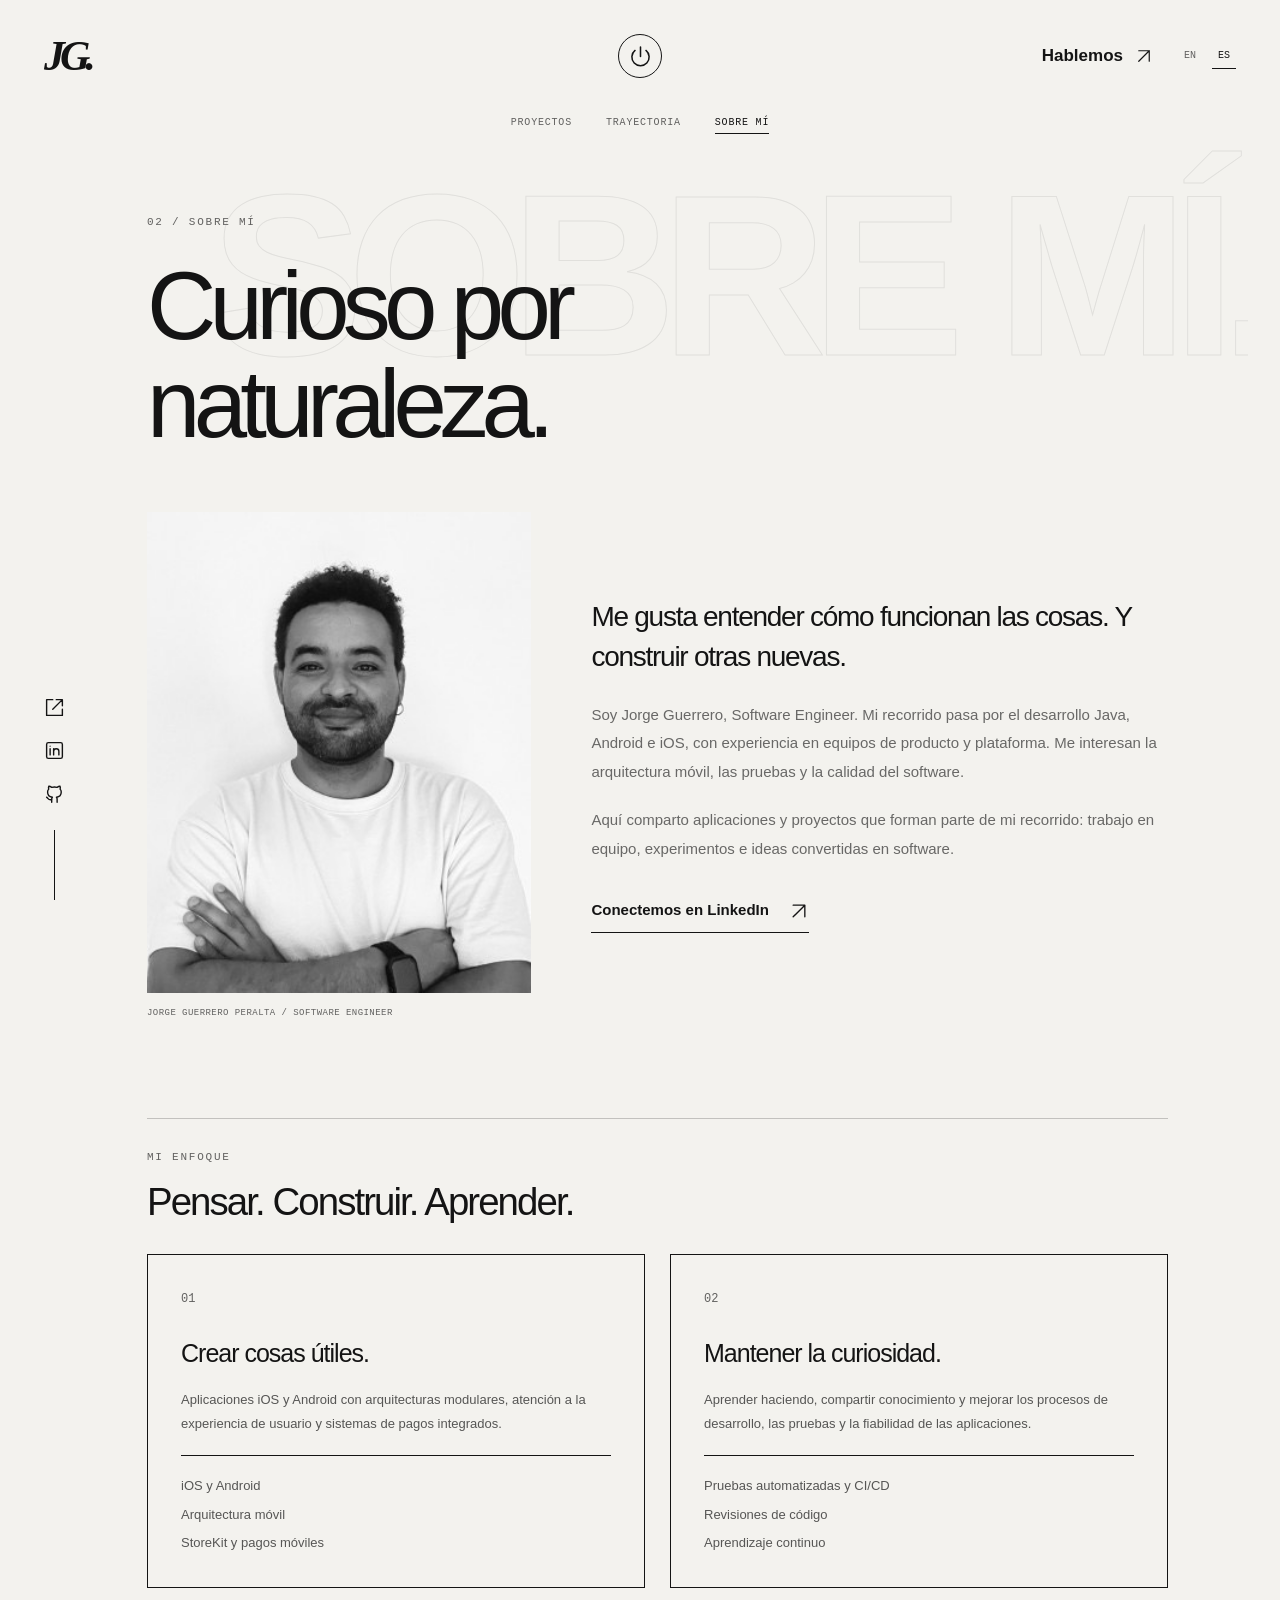
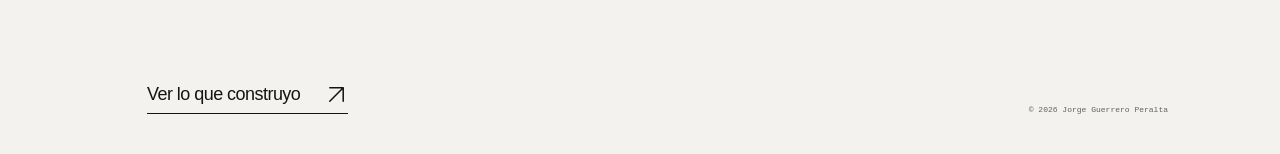
<file: es/about/index.html>
<!DOCTYPE html><html lang="es"><head><meta charset="utf-8"><meta name="viewport" content="width=device-width, initial-scale=1"><meta name="description" content="Software Engineer. Experiencia en iOS, Android, arquitectura móvil y calidad de software. Proyectos y trayectoria de Jorge Guerrero Peralta."><meta name="author" content="Jorge Guerrero Peralta"><meta name="color-scheme" content="light dark"><title>Sobre mí — Jorge Guerrero Peralta</title><link rel="canonical" href="https://jguerrerope.dev/es/about/"><link rel="alternate" hreflang="en" href="https://jguerrerope.dev/about/"><link rel="alternate" hreflang="es" href="https://jguerrerope.dev/es/about/"><link rel="alternate" hreflang="x-default" href="https://jguerrerope.dev/about/"><link rel="icon" type="image/x-icon" href="/favicon.ico?v=monochrome"><link rel="stylesheet" href="/css/portfolio.css"><script src="/js/portfolio.js" defer></script></head><body class="light-page"><a class="skip-link" href="#main">Saltar al contenido</a><header class="site-header"><a class="wordmark" href="/es/" aria-label="Jorge Guerrero Peralta, Volver al inicio">JG.</a><a class="home-link" href="/es/" aria-label="Volver al inicio"><svg class="icon" width="23" height="23" viewBox="0 0 24 24" fill="none" stroke="currentColor" stroke-width="1.6" stroke-linecap="round" stroke-linejoin="round" aria-hidden="true" focusable="false"><path d="M12 2v10M6.3 5.7a9 9 0 1 0 11.4 0"></path></svg></a><div class="header-actions"><a class="header-contact" href="https://es.linkedin.com/in/jguerrerope" target="_blank" rel="noopener noreferrer"><span>Hablemos</span><svg class="icon" width="18" height="18" viewBox="0 0 24 24" fill="none" stroke="currentColor" stroke-width="1.6" stroke-linecap="round" stroke-linejoin="round" aria-hidden="true" focusable="false"><path d="M5 19 19 5M5 5h14v14"></path></svg></a><nav class="language-switch" aria-label="Idioma"><a href="/about/" hreflang="en" lang="en" title="English">EN</a><a href="/es/about/" hreflang="es" lang="es" aria-current="page" title="Español">ES</a></nav><details class="mobile-menu"><summary>Menú</summary><nav aria-label="Navegación móvil"><a href="/es/projects/">Proyectos</a><a href="/es/experience/">Trayectoria</a><a href="/es/about/" aria-current="page">Sobre mí</a><a href="/es/about/#skills">Mi enfoque</a><a href="https://es.linkedin.com/in/jguerrerope" target="_blank" rel="noopener noreferrer">Hablemos ↗</a></nav></details></div></header><nav class="page-navigation" aria-label="Navegación principal"><a href="/es/projects/">Proyectos</a><a href="/es/experience/">Trayectoria</a><a href="/es/about/" aria-current="page">Sobre mí</a></nav><main id="main" tabindex="-1"><div class="page-content page-enter"><span class="background-word" aria-hidden="true">SOBRE MÍ.</span><header class="section-heading"><p class="eyebrow">02 / Sobre mí</p><h1>Curioso por<br>naturaleza.</h1></header><div class="about-grid"><figure class="about-photo"><img src="/img/profile.jpg" alt="Jorge Guerrero Peralta" width="400" height="400" loading="lazy"><figcaption>Jorge Guerrero Peralta / Software Engineer</figcaption></figure><div class="about-copy"><p class="lead">Me gusta entender cómo funcionan las cosas. Y construir otras nuevas.</p><p>Soy Jorge Guerrero, Software Engineer. Mi recorrido pasa por el desarrollo Java, Android e iOS, con experiencia en equipos de producto y plataforma. Me interesan la arquitectura móvil, las pruebas y la calidad del software.</p><p>Aquí comparto aplicaciones y proyectos que forman parte de mi recorrido: trabajo en equipo, experimentos e ideas convertidas en software.</p><a class="text-link" href="https://es.linkedin.com/in/jguerrerope" target="_blank" rel="noopener noreferrer"><span>Conectemos en LinkedIn</span><svg class="icon" width="20" height="20" viewBox="0 0 24 24" fill="none" stroke="currentColor" stroke-width="1.6" stroke-linecap="round" stroke-linejoin="round" aria-hidden="true" focusable="false"><path d="M5 19 19 5M5 5h14v14"></path></svg></a></div></div><section class="approach" id="skills" aria-labelledby="approach-title"><div class="subsection-heading"><p class="eyebrow">Mi enfoque</p><h2 id="approach-title">Pensar. Construir. Aprender.</h2></div><div class="approach-grid"><article class="approach-card"><span class="approach-number">01</span><h3>Crear cosas útiles.</h3><p>Aplicaciones iOS y Android con arquitecturas modulares, atención a la experiencia de usuario y sistemas de pagos integrados.</p><ul><li>iOS y Android</li><li>Arquitectura móvil</li><li>StoreKit y pagos móviles</li></ul></article><article class="approach-card"><span class="approach-number">02</span><h3>Mantener la curiosidad.</h3><p>Aprender haciendo, compartir conocimiento y mejorar los procesos de desarrollo, las pruebas y la fiabilidad de las aplicaciones.</p><ul><li>Pruebas automatizadas y CI/CD</li><li>Revisiones de código</li><li>Aprendizaje continuo</li></ul></article></div></section></div></main><aside class="social-rail" aria-label="Encuéntrame en"><a href="https://twitter.com/jguerrerope" target="_blank" rel="noopener noreferrer" aria-label="Twitter" title="Twitter"><svg class="icon" width="21" height="21" viewBox="0 0 24 24" fill="none" stroke="currentColor" stroke-width="1.6" stroke-linecap="round" stroke-linejoin="round" aria-hidden="true" focusable="false"><path d="M14 3h7v7m0-7L10 14M10 3H3v18h18v-7"></path></svg></a><a href="https://es.linkedin.com/in/jguerrerope" target="_blank" rel="noopener noreferrer" aria-label="LinkedIn" title="LinkedIn"><svg class="icon" width="21" height="21" viewBox="0 0 24 24" fill="none" stroke="currentColor" stroke-width="1.6" stroke-linecap="round" stroke-linejoin="round" aria-hidden="true" focusable="false"><rect x="3" y="3" width="18" height="18" rx="2"></rect><path d="M7 10v7m4 0v-7m0 3a3 3 0 0 1 6 0v4"></path><circle cx="7" cy="7" r=".7" fill="currentColor" stroke="none"></circle></svg></a><a href="https://github.com/jguerrerope" target="_blank" rel="noopener noreferrer" aria-label="GitHub" title="GitHub"><svg class="icon" width="21" height="21" viewBox="0 0 24 24" fill="none" stroke="currentColor" stroke-width="1.6" stroke-linecap="round" stroke-linejoin="round" aria-hidden="true" focusable="false"><path d="M9 19c-4.3 1.3-4.3-2.2-6-2.7M15 22v-3.4a3 3 0 0 0-.8-2.3c2.7-.3 5.5-1.3 5.5-6a4.7 4.7 0 0 0-1.3-3.3 4.3 4.3 0 0 0-.1-3.3s-1-.3-3.4 1.3a11.6 11.6 0 0 0-6 0C6.5 3.4 5.5 3.7 5.5 3.7A4.3 4.3 0 0 0 5.4 7a4.7 4.7 0 0 0-1.3 3.3c0 4.7 2.8 5.7 5.5 6a3 3 0 0 0-.8 2.3V22"></path></svg></a><span class="social-line" aria-hidden="true"></span></aside><footer class="site-footer"><a class="footer-next" href="/es/projects/"><span>Ver lo que construyo</span><svg class="icon" width="23" height="23" viewBox="0 0 24 24" fill="none" stroke="currentColor" stroke-width="1.6" stroke-linecap="round" stroke-linejoin="round" aria-hidden="true" focusable="false"><path d="M5 19 19 5M5 5h14v14"></path></svg></a><p>© 2026 Jorge Guerrero Peralta</p></footer></body></html>
</file>
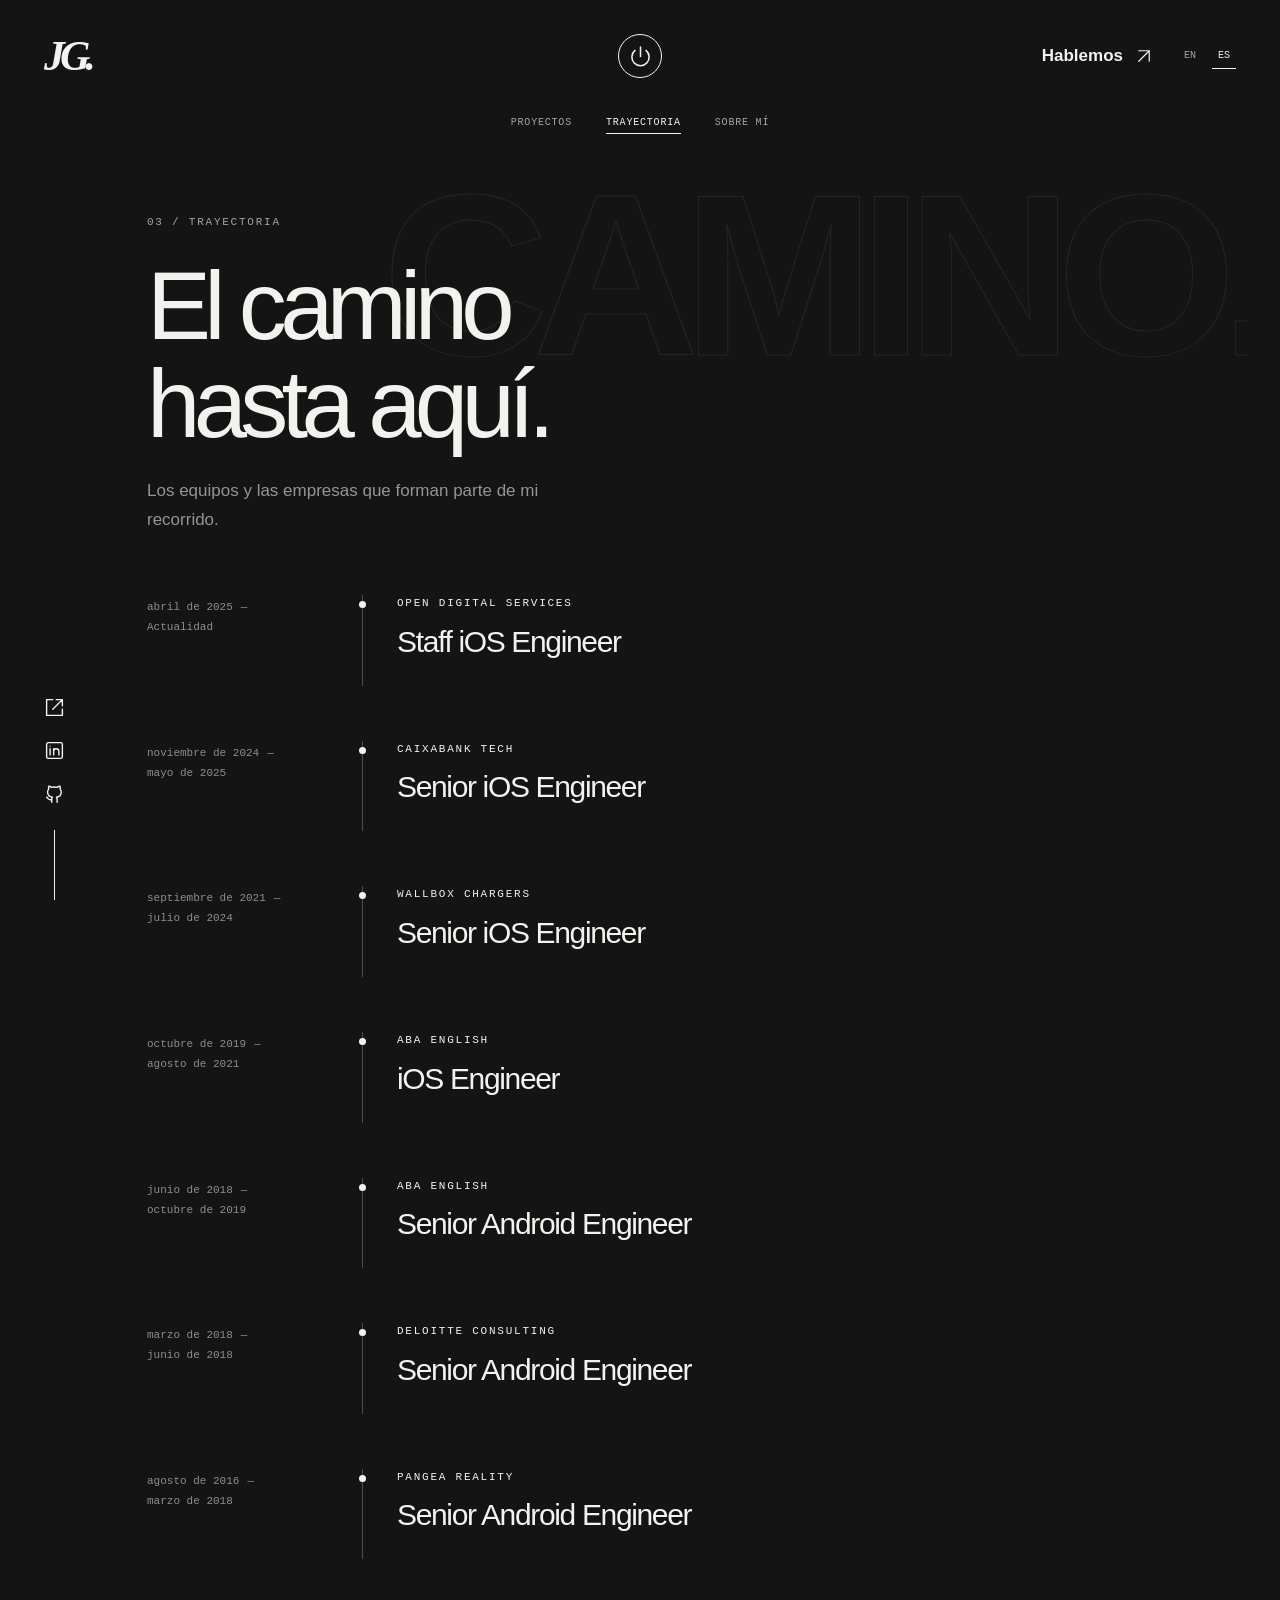
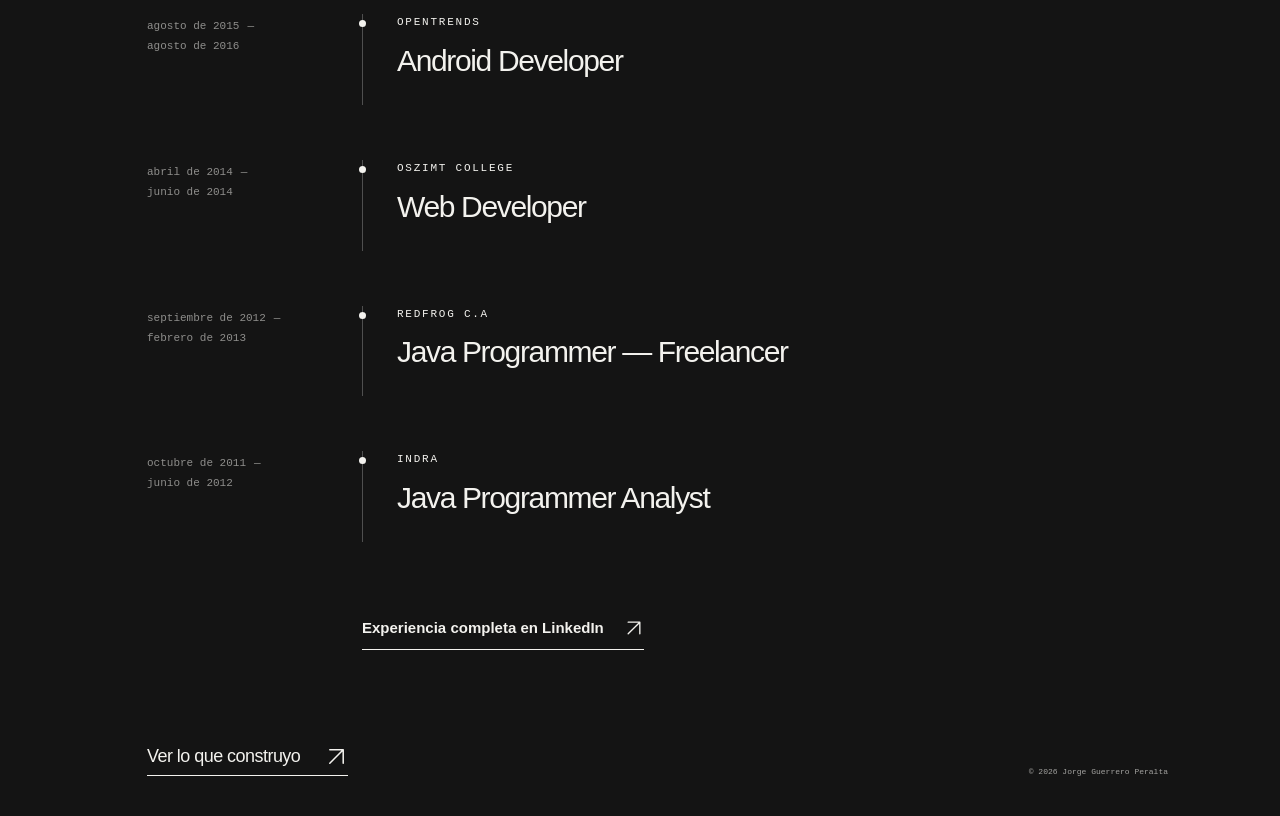
<file: es/experience/index.html>
<!DOCTYPE html><html lang="es"><head><meta charset="utf-8"><meta name="viewport" content="width=device-width, initial-scale=1"><meta name="description" content="Software Engineer. Experiencia en iOS, Android, arquitectura móvil y calidad de software. Proyectos y trayectoria de Jorge Guerrero Peralta."><meta name="author" content="Jorge Guerrero Peralta"><meta name="color-scheme" content="light dark"><title>Trayectoria — Jorge Guerrero Peralta</title><link rel="canonical" href="https://jguerrerope.dev/es/experience/"><link rel="alternate" hreflang="en" href="https://jguerrerope.dev/experience/"><link rel="alternate" hreflang="es" href="https://jguerrerope.dev/es/experience/"><link rel="alternate" hreflang="x-default" href="https://jguerrerope.dev/experience/"><link rel="icon" type="image/x-icon" href="/favicon.ico?v=monochrome"><link rel="stylesheet" href="/css/portfolio.css"><script src="/js/portfolio.js" defer></script></head><body class="dark-page"><a class="skip-link" href="#main">Saltar al contenido</a><header class="site-header"><a class="wordmark" href="/es/" aria-label="Jorge Guerrero Peralta, Volver al inicio">JG.</a><a class="home-link" href="/es/" aria-label="Volver al inicio"><svg class="icon" width="23" height="23" viewBox="0 0 24 24" fill="none" stroke="currentColor" stroke-width="1.6" stroke-linecap="round" stroke-linejoin="round" aria-hidden="true" focusable="false"><path d="M12 2v10M6.3 5.7a9 9 0 1 0 11.4 0"></path></svg></a><div class="header-actions"><a class="header-contact" href="https://es.linkedin.com/in/jguerrerope" target="_blank" rel="noopener noreferrer"><span>Hablemos</span><svg class="icon" width="18" height="18" viewBox="0 0 24 24" fill="none" stroke="currentColor" stroke-width="1.6" stroke-linecap="round" stroke-linejoin="round" aria-hidden="true" focusable="false"><path d="M5 19 19 5M5 5h14v14"></path></svg></a><nav class="language-switch" aria-label="Idioma"><a href="/experience/" hreflang="en" lang="en" title="English">EN</a><a href="/es/experience/" hreflang="es" lang="es" aria-current="page" title="Español">ES</a></nav><details class="mobile-menu"><summary>Menú</summary><nav aria-label="Navegación móvil"><a href="/es/projects/">Proyectos</a><a href="/es/experience/" aria-current="page">Trayectoria</a><a href="/es/about/">Sobre mí</a><a href="/es/about/#skills">Mi enfoque</a><a href="https://es.linkedin.com/in/jguerrerope" target="_blank" rel="noopener noreferrer">Hablemos ↗</a></nav></details></div></header><nav class="page-navigation" aria-label="Navegación principal"><a href="/es/projects/">Proyectos</a><a href="/es/experience/" aria-current="page">Trayectoria</a><a href="/es/about/">Sobre mí</a></nav><main id="main" tabindex="-1"><div class="page-content page-enter"><span class="background-word" aria-hidden="true">CAMINO.</span><header class="section-heading"><p class="eyebrow">03 / Trayectoria</p><h1>El camino<br>hasta aquí.</h1><p class="section-intro">Los equipos y las empresas que forman parte de mi recorrido.</p></header><ol class="timeline" aria-label="Experiencia profesional, de más reciente a más antigua"><li class="timeline-entry"><div class="timeline-period"><time datetime="2025-04">abril de 2025</time><span>—</span><span>Actualidad</span></div><div class="timeline-content"><p class="eyebrow">Open Digital Services</p><h2>Staff iOS Engineer</h2></div></li><li class="timeline-entry"><div class="timeline-period"><time datetime="2024-11">noviembre de 2024</time><span>—</span><time datetime="2025-05">mayo de 2025</time></div><div class="timeline-content"><p class="eyebrow">CaixaBank Tech</p><h2>Senior iOS Engineer</h2></div></li><li class="timeline-entry"><div class="timeline-period"><time datetime="2021-09">septiembre de 2021</time><span>—</span><time datetime="2024-07">julio de 2024</time></div><div class="timeline-content"><p class="eyebrow">Wallbox Chargers</p><h2>Senior iOS Engineer</h2></div></li><li class="timeline-entry"><div class="timeline-period"><time datetime="2019-10">octubre de 2019</time><span>—</span><time datetime="2021-08">agosto de 2021</time></div><div class="timeline-content"><p class="eyebrow">ABA English</p><h2>iOS Engineer</h2></div></li><li class="timeline-entry"><div class="timeline-period"><time datetime="2018-06">junio de 2018</time><span>—</span><time datetime="2019-10">octubre de 2019</time></div><div class="timeline-content"><p class="eyebrow">ABA English</p><h2>Senior Android Engineer</h2></div></li><li class="timeline-entry"><div class="timeline-period"><time datetime="2018-03">marzo de 2018</time><span>—</span><time datetime="2018-06">junio de 2018</time></div><div class="timeline-content"><p class="eyebrow">Deloitte Consulting</p><h2>Senior Android Engineer</h2></div></li><li class="timeline-entry"><div class="timeline-period"><time datetime="2016-08">agosto de 2016</time><span>—</span><time datetime="2018-03">marzo de 2018</time></div><div class="timeline-content"><p class="eyebrow">Pangea Reality</p><h2>Senior Android Engineer</h2></div></li><li class="timeline-entry"><div class="timeline-period"><time datetime="2015-08">agosto de 2015</time><span>—</span><time datetime="2016-08">agosto de 2016</time></div><div class="timeline-content"><p class="eyebrow">Opentrends</p><h2>Android Developer</h2></div></li><li class="timeline-entry"><div class="timeline-period"><time datetime="2014-04">abril de 2014</time><span>—</span><time datetime="2014-06">junio de 2014</time></div><div class="timeline-content"><p class="eyebrow">Oszimt College</p><h2>Web Developer</h2></div></li><li class="timeline-entry"><div class="timeline-period"><time datetime="2012-09">septiembre de 2012</time><span>—</span><time datetime="2013-02">febrero de 2013</time></div><div class="timeline-content"><p class="eyebrow">Redfrog C.A</p><h2>Java Programmer — Freelancer</h2></div></li><li class="timeline-entry"><div class="timeline-period"><time datetime="2011-10">octubre de 2011</time><span>—</span><time datetime="2012-06">junio de 2012</time></div><div class="timeline-content"><p class="eyebrow">Indra</p><h2>Java Programmer Analyst</h2></div></li></ol><a class="text-link timeline-more" href="https://es.linkedin.com/in/jguerrerope" target="_blank" rel="noopener noreferrer"><span>Experiencia completa en LinkedIn</span><svg class="icon" width="20" height="20" viewBox="0 0 24 24" fill="none" stroke="currentColor" stroke-width="1.6" stroke-linecap="round" stroke-linejoin="round" aria-hidden="true" focusable="false"><path d="M5 19 19 5M5 5h14v14"></path></svg></a></div></main><aside class="social-rail" aria-label="Encuéntrame en"><a href="https://twitter.com/jguerrerope" target="_blank" rel="noopener noreferrer" aria-label="Twitter" title="Twitter"><svg class="icon" width="21" height="21" viewBox="0 0 24 24" fill="none" stroke="currentColor" stroke-width="1.6" stroke-linecap="round" stroke-linejoin="round" aria-hidden="true" focusable="false"><path d="M14 3h7v7m0-7L10 14M10 3H3v18h18v-7"></path></svg></a><a href="https://es.linkedin.com/in/jguerrerope" target="_blank" rel="noopener noreferrer" aria-label="LinkedIn" title="LinkedIn"><svg class="icon" width="21" height="21" viewBox="0 0 24 24" fill="none" stroke="currentColor" stroke-width="1.6" stroke-linecap="round" stroke-linejoin="round" aria-hidden="true" focusable="false"><rect x="3" y="3" width="18" height="18" rx="2"></rect><path d="M7 10v7m4 0v-7m0 3a3 3 0 0 1 6 0v4"></path><circle cx="7" cy="7" r=".7" fill="currentColor" stroke="none"></circle></svg></a><a href="https://github.com/jguerrerope" target="_blank" rel="noopener noreferrer" aria-label="GitHub" title="GitHub"><svg class="icon" width="21" height="21" viewBox="0 0 24 24" fill="none" stroke="currentColor" stroke-width="1.6" stroke-linecap="round" stroke-linejoin="round" aria-hidden="true" focusable="false"><path d="M9 19c-4.3 1.3-4.3-2.2-6-2.7M15 22v-3.4a3 3 0 0 0-.8-2.3c2.7-.3 5.5-1.3 5.5-6a4.7 4.7 0 0 0-1.3-3.3 4.3 4.3 0 0 0-.1-3.3s-1-.3-3.4 1.3a11.6 11.6 0 0 0-6 0C6.5 3.4 5.5 3.7 5.5 3.7A4.3 4.3 0 0 0 5.4 7a4.7 4.7 0 0 0-1.3 3.3c0 4.7 2.8 5.7 5.5 6a3 3 0 0 0-.8 2.3V22"></path></svg></a><span class="social-line" aria-hidden="true"></span></aside><footer class="site-footer"><a class="footer-next" href="/es/projects/"><span>Ver lo que construyo</span><svg class="icon" width="23" height="23" viewBox="0 0 24 24" fill="none" stroke="currentColor" stroke-width="1.6" stroke-linecap="round" stroke-linejoin="round" aria-hidden="true" focusable="false"><path d="M5 19 19 5M5 5h14v14"></path></svg></a><p>© 2026 Jorge Guerrero Peralta</p></footer></body></html>
</file>
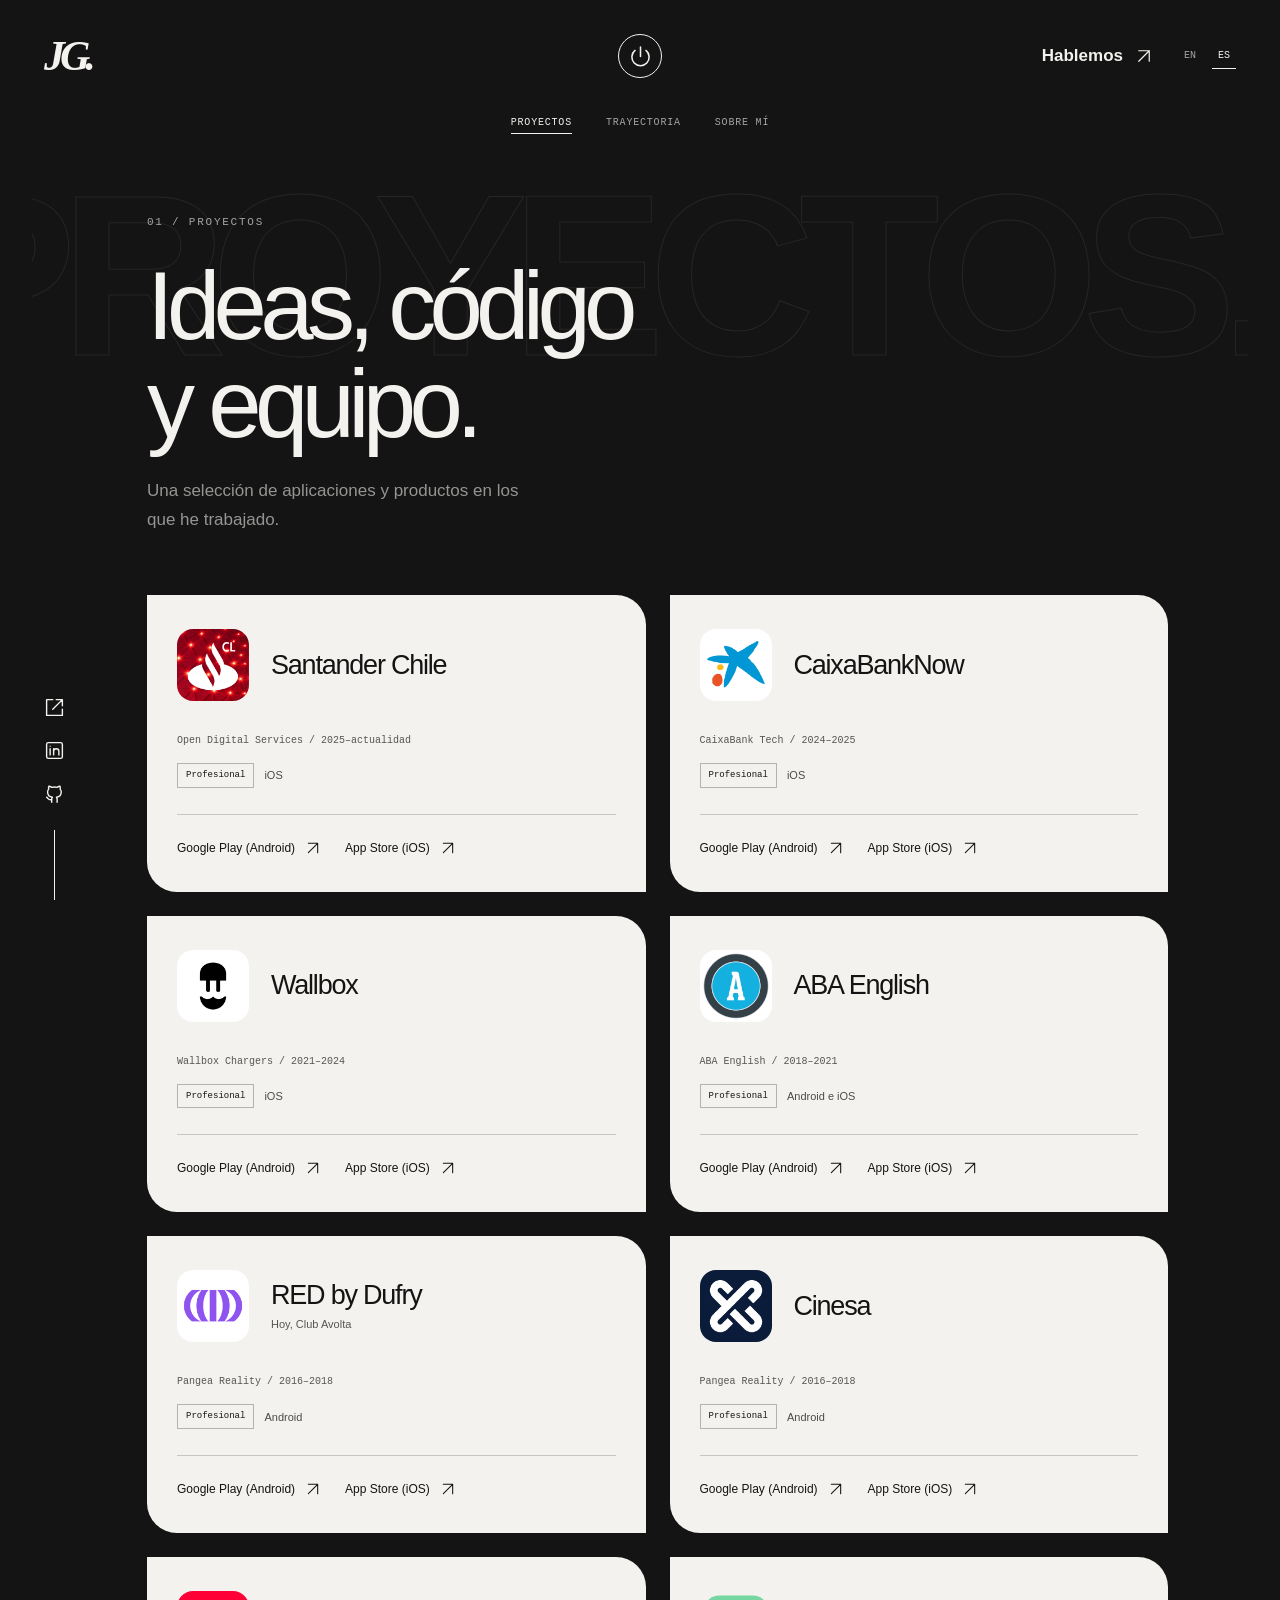
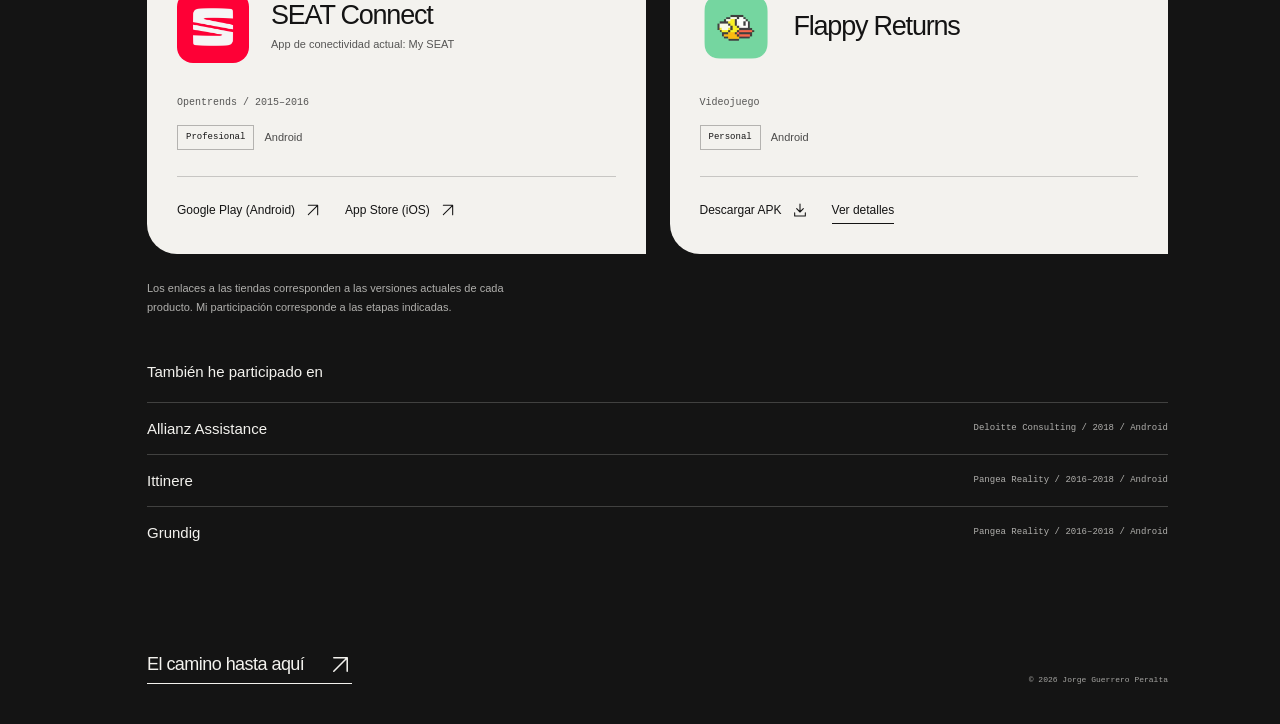
<file: es/projects/index.html>
<!DOCTYPE html><html lang="es"><head><meta charset="utf-8"><meta name="viewport" content="width=device-width, initial-scale=1"><meta name="description" content="Software Engineer. Experiencia en iOS, Android, arquitectura móvil y calidad de software. Proyectos y trayectoria de Jorge Guerrero Peralta."><meta name="author" content="Jorge Guerrero Peralta"><meta name="color-scheme" content="light dark"><title>Proyectos — Jorge Guerrero Peralta</title><link rel="canonical" href="https://jguerrerope.dev/es/projects/"><link rel="alternate" hreflang="en" href="https://jguerrerope.dev/projects/"><link rel="alternate" hreflang="es" href="https://jguerrerope.dev/es/projects/"><link rel="alternate" hreflang="x-default" href="https://jguerrerope.dev/projects/"><link rel="icon" type="image/x-icon" href="/favicon.ico?v=monochrome"><link rel="stylesheet" href="/css/portfolio.css"><script src="/js/portfolio.js" defer></script></head><body class="dark-page"><a class="skip-link" href="#main">Saltar al contenido</a><header class="site-header"><a class="wordmark" href="/es/" aria-label="Jorge Guerrero Peralta, Volver al inicio">JG.</a><a class="home-link" href="/es/" aria-label="Volver al inicio"><svg class="icon" width="23" height="23" viewBox="0 0 24 24" fill="none" stroke="currentColor" stroke-width="1.6" stroke-linecap="round" stroke-linejoin="round" aria-hidden="true" focusable="false"><path d="M12 2v10M6.3 5.7a9 9 0 1 0 11.4 0"></path></svg></a><div class="header-actions"><a class="header-contact" href="https://es.linkedin.com/in/jguerrerope" target="_blank" rel="noopener noreferrer"><span>Hablemos</span><svg class="icon" width="18" height="18" viewBox="0 0 24 24" fill="none" stroke="currentColor" stroke-width="1.6" stroke-linecap="round" stroke-linejoin="round" aria-hidden="true" focusable="false"><path d="M5 19 19 5M5 5h14v14"></path></svg></a><nav class="language-switch" aria-label="Idioma"><a href="/projects/" hreflang="en" lang="en" title="English">EN</a><a href="/es/projects/" hreflang="es" lang="es" aria-current="page" title="Español">ES</a></nav><details class="mobile-menu"><summary>Menú</summary><nav aria-label="Navegación móvil"><a href="/es/projects/" aria-current="page">Proyectos</a><a href="/es/experience/">Trayectoria</a><a href="/es/about/">Sobre mí</a><a href="/es/about/#skills">Mi enfoque</a><a href="https://es.linkedin.com/in/jguerrerope" target="_blank" rel="noopener noreferrer">Hablemos ↗</a></nav></details></div></header><nav class="page-navigation" aria-label="Navegación principal"><a href="/es/projects/" aria-current="page">Proyectos</a><a href="/es/experience/">Trayectoria</a><a href="/es/about/">Sobre mí</a></nav><main id="main" tabindex="-1"><div class="page-content page-enter"><span class="background-word" aria-hidden="true">PROYECTOS.</span><header class="section-heading"><p class="eyebrow">01 / Proyectos</p><h1>Ideas, código<br>y equipo.</h1><p class="section-intro">Una selección de aplicaciones y productos en los que he trabajado.</p></header><section aria-label="Selección de proyectos"><div class="collaboration-grid"><article class="collaboration-card" id="santander-chile"><div class="collaboration-heading"><img src="/img/collaborations/santander-chile.jpg" alt="Icono de Santander Chile" width="512" height="512" loading="lazy"><div><h2>Santander Chile</h2></div></div><p class="collaboration-company">Open Digital Services / 2025–actualidad</p><div class="project-labels"><span class="project-kind">Profesional</span><span class="project-platform">iOS</span></div><div class="collaboration-stores" aria-label="Enlaces de Santander Chile"><a href="https://play.google.com/store/apps/details?id=cl.santander.smartphone" target="_blank" rel="noopener noreferrer"><span>Google Play (Android)</span><svg class="icon" width="16" height="16" viewBox="0 0 24 24" fill="none" stroke="currentColor" stroke-width="1.6" stroke-linecap="round" stroke-linejoin="round" aria-hidden="true" focusable="false"><path d="M5 19 19 5M5 5h14v14"></path></svg></a><a href="https://apps.apple.com/cl/app/santander-chile/id604982236" target="_blank" rel="noopener noreferrer"><span>App Store (iOS)</span><svg class="icon" width="16" height="16" viewBox="0 0 24 24" fill="none" stroke="currentColor" stroke-width="1.6" stroke-linecap="round" stroke-linejoin="round" aria-hidden="true" focusable="false"><path d="M5 19 19 5M5 5h14v14"></path></svg></a></div></article><article class="collaboration-card" id="caixabanknow"><div class="collaboration-heading"><img src="/img/collaborations/caixabanknow.jpg" alt="Icono de CaixaBankNow" width="512" height="512" loading="lazy"><div><h2>CaixaBankNow</h2></div></div><p class="collaboration-company">CaixaBank Tech / 2024–2025</p><div class="project-labels"><span class="project-kind">Profesional</span><span class="project-platform">iOS</span></div><div class="collaboration-stores" aria-label="Enlaces de CaixaBankNow"><a href="https://play.google.com/store/apps/details?id=es.lacaixa.mobile.android.newwapicon" target="_blank" rel="noopener noreferrer"><span>Google Play (Android)</span><svg class="icon" width="16" height="16" viewBox="0 0 24 24" fill="none" stroke="currentColor" stroke-width="1.6" stroke-linecap="round" stroke-linejoin="round" aria-hidden="true" focusable="false"><path d="M5 19 19 5M5 5h14v14"></path></svg></a><a href="https://apps.apple.com/es/app/caixabanknow-tu-banco-m%C3%B3vil/id318806094" target="_blank" rel="noopener noreferrer"><span>App Store (iOS)</span><svg class="icon" width="16" height="16" viewBox="0 0 24 24" fill="none" stroke="currentColor" stroke-width="1.6" stroke-linecap="round" stroke-linejoin="round" aria-hidden="true" focusable="false"><path d="M5 19 19 5M5 5h14v14"></path></svg></a></div></article><article class="collaboration-card" id="wallbox"><div class="collaboration-heading"><img src="/img/collaborations/wallbox.jpg" alt="Icono de Wallbox" width="512" height="512" loading="lazy"><div><h2>Wallbox</h2></div></div><p class="collaboration-company">Wallbox Chargers / 2021–2024</p><div class="project-labels"><span class="project-kind">Profesional</span><span class="project-platform">iOS</span></div><div class="collaboration-stores" aria-label="Enlaces de Wallbox"><a href="https://play.google.com/store/apps/details?id=com.wallbox" target="_blank" rel="noopener noreferrer"><span>Google Play (Android)</span><svg class="icon" width="16" height="16" viewBox="0 0 24 24" fill="none" stroke="currentColor" stroke-width="1.6" stroke-linecap="round" stroke-linejoin="round" aria-hidden="true" focusable="false"><path d="M5 19 19 5M5 5h14v14"></path></svg></a><a href="https://apps.apple.com/es/app/wallbox/id1188288011" target="_blank" rel="noopener noreferrer"><span>App Store (iOS)</span><svg class="icon" width="16" height="16" viewBox="0 0 24 24" fill="none" stroke="currentColor" stroke-width="1.6" stroke-linecap="round" stroke-linejoin="round" aria-hidden="true" focusable="false"><path d="M5 19 19 5M5 5h14v14"></path></svg></a></div></article><article class="collaboration-card" id="aba-english"><div class="collaboration-heading"><img src="/img/collaborations/aba-english.jpg" alt="Icono de ABA English" width="512" height="512" loading="lazy"><div><h2>ABA English</h2></div></div><p class="collaboration-company">ABA English / 2018–2021</p><div class="project-labels"><span class="project-kind">Profesional</span><span class="project-platform">Android e iOS</span></div><div class="collaboration-stores" aria-label="Enlaces de ABA English"><a href="https://play.google.com/store/apps/details?id=com.abaenglish.videoclass" target="_blank" rel="noopener noreferrer"><span>Google Play (Android)</span><svg class="icon" width="16" height="16" viewBox="0 0 24 24" fill="none" stroke="currentColor" stroke-width="1.6" stroke-linecap="round" stroke-linejoin="round" aria-hidden="true" focusable="false"><path d="M5 19 19 5M5 5h14v14"></path></svg></a><a href="https://apps.apple.com/es/app/aba-english-aprende-ingl%C3%A9s/id859243872" target="_blank" rel="noopener noreferrer"><span>App Store (iOS)</span><svg class="icon" width="16" height="16" viewBox="0 0 24 24" fill="none" stroke="currentColor" stroke-width="1.6" stroke-linecap="round" stroke-linejoin="round" aria-hidden="true" focusable="false"><path d="M5 19 19 5M5 5h14v14"></path></svg></a></div></article><article class="collaboration-card" id="red-by-dufry"><div class="collaboration-heading"><img src="/img/collaborations/red-by-dufry.jpg" alt="Icono de RED by Dufry" width="512" height="512" loading="lazy"><div><h2>RED by Dufry</h2><p class="collaboration-current">Hoy, Club Avolta</p></div></div><p class="collaboration-company">Pangea Reality / 2016–2018</p><div class="project-labels"><span class="project-kind">Profesional</span><span class="project-platform">Android</span></div><div class="collaboration-stores" aria-label="Enlaces de RED by Dufry"><a href="https://play.google.com/store/apps/details?id=com.red.by.dufry" target="_blank" rel="noopener noreferrer"><span>Google Play (Android)</span><svg class="icon" width="16" height="16" viewBox="0 0 24 24" fill="none" stroke="currentColor" stroke-width="1.6" stroke-linecap="round" stroke-linejoin="round" aria-hidden="true" focusable="false"><path d="M5 19 19 5M5 5h14v14"></path></svg></a><a href="https://apps.apple.com/es/app/club-avolta/id1108485056" target="_blank" rel="noopener noreferrer"><span>App Store (iOS)</span><svg class="icon" width="16" height="16" viewBox="0 0 24 24" fill="none" stroke="currentColor" stroke-width="1.6" stroke-linecap="round" stroke-linejoin="round" aria-hidden="true" focusable="false"><path d="M5 19 19 5M5 5h14v14"></path></svg></a></div></article><article class="collaboration-card" id="cinesa"><div class="collaboration-heading"><img src="/img/collaborations/cinesa.jpg" alt="Icono de Cinesa" width="512" height="512" loading="lazy"><div><h2>Cinesa</h2></div></div><p class="collaboration-company">Pangea Reality / 2016–2018</p><div class="project-labels"><span class="project-kind">Profesional</span><span class="project-platform">Android</span></div><div class="collaboration-stores" aria-label="Enlaces de Cinesa"><a href="https://play.google.com/store/apps/details?id=nz.co.vista.android.movie.cinesa" target="_blank" rel="noopener noreferrer"><span>Google Play (Android)</span><svg class="icon" width="16" height="16" viewBox="0 0 24 24" fill="none" stroke="currentColor" stroke-width="1.6" stroke-linecap="round" stroke-linejoin="round" aria-hidden="true" focusable="false"><path d="M5 19 19 5M5 5h14v14"></path></svg></a><a href="https://apps.apple.com/es/app/cinesa-app/id6444631578" target="_blank" rel="noopener noreferrer"><span>App Store (iOS)</span><svg class="icon" width="16" height="16" viewBox="0 0 24 24" fill="none" stroke="currentColor" stroke-width="1.6" stroke-linecap="round" stroke-linejoin="round" aria-hidden="true" focusable="false"><path d="M5 19 19 5M5 5h14v14"></path></svg></a></div></article><article class="collaboration-card" id="seat-connect"><div class="collaboration-heading"><img src="/img/collaborations/seat-connect.jpg" alt="Icono de My SEAT, la aplicación actual de conectividad de SEAT" width="512" height="512" loading="lazy"><div><h2>SEAT Connect</h2><p class="collaboration-current">App de conectividad actual: My SEAT</p></div></div><p class="collaboration-company">Opentrends / 2015–2016</p><div class="project-labels"><span class="project-kind">Profesional</span><span class="project-platform">Android</span></div><div class="collaboration-stores" aria-label="Enlaces de SEAT Connect"><a href="https://play.google.com/store/apps/details?id=com.seat.myseat.ola" target="_blank" rel="noopener noreferrer"><span>Google Play (Android)</span><svg class="icon" width="16" height="16" viewBox="0 0 24 24" fill="none" stroke="currentColor" stroke-width="1.6" stroke-linecap="round" stroke-linejoin="round" aria-hidden="true" focusable="false"><path d="M5 19 19 5M5 5h14v14"></path></svg></a><a href="https://apps.apple.com/es/app/my-seat-app/id6472646580" target="_blank" rel="noopener noreferrer"><span>App Store (iOS)</span><svg class="icon" width="16" height="16" viewBox="0 0 24 24" fill="none" stroke="currentColor" stroke-width="1.6" stroke-linecap="round" stroke-linejoin="round" aria-hidden="true" focusable="false"><path d="M5 19 19 5M5 5h14v14"></path></svg></a></div></article><article class="collaboration-card" id="flappyReturns"><div class="collaboration-heading"><img src="/img/portfolio/flappyBird.png" alt="Icono de Flappy Returns" width="512" height="512" loading="lazy"><div><h2>Flappy Returns</h2></div></div><p class="collaboration-company">Videojuego</p><div class="project-labels"><span class="project-kind">Personal</span><span class="project-platform">Android</span></div><div class="collaboration-stores" aria-label="Enlaces de Flappy Returns"><a href="/apps/flappyreturns.apk" download><span>Descargar APK</span><svg class="icon" width="16" height="16" viewBox="0 0 24 24" fill="none" stroke="currentColor" stroke-width="1.6" stroke-linecap="round" stroke-linejoin="round" aria-hidden="true" focusable="false"><path d="M12 3v12m-5-5 5 5 5-5M4 16v5h16v-5"></path></svg></a><button class="detail-button" type="button" data-project="flappyReturnsModal" aria-haspopup="dialog" aria-controls="flappyReturnsModal" hidden>Ver detalles</button></div></article></div><p class="store-note">Los enlaces a las tiendas corresponden a las versiones actuales de cada producto. Mi participación corresponde a las etapas indicadas.</p><div class="other-collaborations"><h2>También he participado en</h2><ul><li><span class="other-project-title">Allianz Assistance</span><span class="other-project-context">Deloitte Consulting / 2018 / Android</span></li><li><span class="other-project-title">Ittinere</span><span class="other-project-context">Pangea Reality / 2016–2018 / Android</span></li><li><span class="other-project-title">Grundig</span><span class="other-project-context">Pangea Reality / 2016–2018 / Android</span></li></ul></div></section></div><dialog class="project-dialog" id="flappyReturnsModal" aria-labelledby="flappyReturns-title"><form class="dialog-close" method="dialog"><button class="icon-button" aria-label="Cerrar detalles"><svg class="icon" width="24" height="24" viewBox="0 0 24 24" fill="none" stroke="currentColor" stroke-width="1.6" stroke-linecap="round" stroke-linejoin="round" aria-hidden="true" focusable="false"><path d="m6 6 12 12M6 18 18 6"></path></svg></button></form><div class="dialog-art project-art--mint"><img src="/img/portfolio/flappyBird.png" alt="Icono de Flappy Returns" width="512" height="512" loading="lazy"></div><div class="dialog-copy"><p class="eyebrow">Videojuego</p><h2 id="flappyReturns-title">Flappy Returns</h2><p>El clásico juego de Flappy vuelve. Un proyecto para jugar, experimentar y seguir aprendiendo.</p><a class="text-link" href="/apps/flappyreturns.apk" download><span>Descargar APK</span><svg class="icon" width="18" height="18" viewBox="0 0 24 24" fill="none" stroke="currentColor" stroke-width="1.6" stroke-linecap="round" stroke-linejoin="round" aria-hidden="true" focusable="false"><path d="M12 3v12m-5-5 5 5 5-5M4 16v5h16v-5"></path></svg></a></div></dialog></main><aside class="social-rail" aria-label="Encuéntrame en"><a href="https://twitter.com/jguerrerope" target="_blank" rel="noopener noreferrer" aria-label="Twitter" title="Twitter"><svg class="icon" width="21" height="21" viewBox="0 0 24 24" fill="none" stroke="currentColor" stroke-width="1.6" stroke-linecap="round" stroke-linejoin="round" aria-hidden="true" focusable="false"><path d="M14 3h7v7m0-7L10 14M10 3H3v18h18v-7"></path></svg></a><a href="https://es.linkedin.com/in/jguerrerope" target="_blank" rel="noopener noreferrer" aria-label="LinkedIn" title="LinkedIn"><svg class="icon" width="21" height="21" viewBox="0 0 24 24" fill="none" stroke="currentColor" stroke-width="1.6" stroke-linecap="round" stroke-linejoin="round" aria-hidden="true" focusable="false"><rect x="3" y="3" width="18" height="18" rx="2"></rect><path d="M7 10v7m4 0v-7m0 3a3 3 0 0 1 6 0v4"></path><circle cx="7" cy="7" r=".7" fill="currentColor" stroke="none"></circle></svg></a><a href="https://github.com/jguerrerope" target="_blank" rel="noopener noreferrer" aria-label="GitHub" title="GitHub"><svg class="icon" width="21" height="21" viewBox="0 0 24 24" fill="none" stroke="currentColor" stroke-width="1.6" stroke-linecap="round" stroke-linejoin="round" aria-hidden="true" focusable="false"><path d="M9 19c-4.3 1.3-4.3-2.2-6-2.7M15 22v-3.4a3 3 0 0 0-.8-2.3c2.7-.3 5.5-1.3 5.5-6a4.7 4.7 0 0 0-1.3-3.3 4.3 4.3 0 0 0-.1-3.3s-1-.3-3.4 1.3a11.6 11.6 0 0 0-6 0C6.5 3.4 5.5 3.7 5.5 3.7A4.3 4.3 0 0 0 5.4 7a4.7 4.7 0 0 0-1.3 3.3c0 4.7 2.8 5.7 5.5 6a3 3 0 0 0-.8 2.3V22"></path></svg></a><span class="social-line" aria-hidden="true"></span></aside><footer class="site-footer"><a class="footer-next" href="/es/experience/"><span>El camino hasta aquí</span><svg class="icon" width="23" height="23" viewBox="0 0 24 24" fill="none" stroke="currentColor" stroke-width="1.6" stroke-linecap="round" stroke-linejoin="round" aria-hidden="true" focusable="false"><path d="M5 19 19 5M5 5h14v14"></path></svg></a><p>© 2026 Jorge Guerrero Peralta</p></footer></body></html>
</file>
<file: css/portfolio.css>
:root {
  --ink:#141414;
  --paper:#f3f2ee;
  --muted:#a5a59e;
  --sans:Arial,Helvetica,sans-serif;
  --mono:'Courier New',monospace;
  color-scheme:light;
  font-family:var(--sans);
  font-synthesis:none;
  text-rendering:optimizeLegibility;
  -webkit-font-smoothing:antialiased;
}
* {
  box-sizing:border-box;
}
html {
  scroll-behavior:smooth;
  scroll-padding-top:48px;
}
body {
  margin:0;
  min-width:320px;
  background:var(--paper);
  color:var(--ink);
}
button,a,summary {
  -webkit-tap-highlight-color:transparent;
}
button,input {
  font:inherit;
}
button,a {
  touch-action:manipulation;
}
a {
  color:inherit;
  text-decoration:none;
}
button {
  color:inherit;
}
button:not(:disabled),summary {
  cursor:pointer;
}
a,button,summary {
  outline-offset:6px;
}
a:focus-visible,button:focus-visible,summary:focus-visible {
  outline:2px solid currentColor;
}
img {
  display:block;
  max-width:100%;
  height:auto;
}
svg {
  display:block;
  flex-shrink:0;
}
h1,h2,h3,p,figure {
  margin:0;
}
button {
  border:0;
  background:none;
}
button[hidden] {
  display:none!important;
}
.skip-link {
  position:fixed;
  left:20px;
  top:-80px;
  padding:16px 22px;
  background:var(--paper);
  color:var(--ink);
  z-index:100;
}
.skip-link:focus {
  top:16px;
}
main:focus {
  outline:0;
}
.site-header {
  height:112px;
  padding:32px 44px;
  display:flex;
  align-items:center;
  justify-content:space-between;
  position:relative;
  z-index:10;
}
.wordmark {
  font-family:Georgia,'Times New Roman',serif;
  font-size:42px;
  font-weight:700;
  font-style:italic;
  letter-spacing:-5px;
  padding-right:6px;
}
.home-link {
  position:absolute;
  left:50%;
  transform:translateX(-50%);
  border:1px solid currentColor;
  border-radius:50%;
  width:44px;
  height:44px;
  display:grid;
  place-items:center;
  transition:transform .25s;
}
.home-link:hover {
  transform:translateX(-50%) rotate(12deg);
}
.header-contact {
  display:flex;
  gap:12px;
  align-items:center;
  font-size:17px;
  font-weight:600;
}
.header-contact .icon,.text-link .icon,.button-link .icon {
  transition:transform .2s;
}
.header-contact:hover .icon,.text-link:hover .icon,.button-link:hover .icon {
  transform:translate(3px,-3px);
}
.mobile-menu {
  display:none;
}
.social-rail {
  position:fixed;
  bottom:0;
  left:44px;
  z-index:5;
  display:flex;
  align-items:center;
  flex-direction:column;
  gap:22px;
}
.social-rail>a {
  transition:transform .2s;
}
.social-rail>a:hover {
  transform:translateY(-3px);
}
.social-line {
  width:1px;
  height:70px;
  background:currentColor;
  margin-top:4px;
}
.eyebrow {
  font-family:var(--mono);
  font-size:11px;
  line-height:1.6;
  letter-spacing:.16em;
  text-transform:uppercase;
}
.text-link {
  display:inline-flex;
  align-items:center;
  gap:20px;
  font-size:15px;
  line-height:1.5;
  font-weight:600;
  padding:10px 0;
  border-bottom:1px solid currentColor;
}
.home-page {
  background:linear-gradient(90deg,var(--ink) 50%,var(--paper) 50%);
  min-height:100svh;
  position:relative;
}
.home-page .wordmark,.home-page .social-rail {
  color:var(--paper);
}
.home-page .home-link {
  color:var(--paper);
  background:var(--ink);
  box-shadow:0 0 0 8px var(--paper);
}
.home-page main {
  min-height:calc(100svh - 112px);
  display:grid;
  place-items:center;
  padding:30px 110px 130px;
}
.intro-frame {
  width:100%;
  max-width:1100px;
  min-height:540px;
  display:grid;
  grid-template-columns:1fr 1fr;
  position:relative;
}
.intro-frame:before,.intro-frame:after {
  content:'';
  position:absolute;
  inset:0;
  pointer-events:none;
}
.intro-frame:before {
  border:1px solid var(--paper);
  clip-path:inset(0 50% 0 0);
}
.intro-frame:after {
  border:1px solid var(--ink);
  clip-path:inset(0 0 0 50%);
}
.intro-copy {
  color:var(--paper);
  padding:44px 42px;
  display:flex;
  flex-direction:column;
  align-items:flex-start;
  justify-content:center;
}
.intro-copy .eyebrow {
  color:color-mix(in srgb,var(--paper) 58%,transparent);
  margin-bottom:32px;
}
.intro-copy h1 {
  font-size:clamp(58px,6.8vw,100px);
  font-weight:600;
  letter-spacing:-.075em;
  line-height:.99;
  margin-left:-5px;
}
.intro-role {
  font-size:16px;
  letter-spacing:-.025em;
  margin-top:25px;
}
.intro-description {
  max-width:32ch;
  font-size:15px;
  line-height:1.8;
  opacity:.58;
  margin-top:12px;
}
.intro-link {
  margin-top:25px;
}
.intro-portrait {
  display:flex;
  flex-direction:column;
  align-items:center;
  justify-content:center;
  padding:35px 34px;
  position:relative;
  overflow:hidden;
}
.portrait-ghost {
  position:absolute;
  right:6px;
  top:0;
  font-size:220px;
  font-weight:700;
  letter-spacing:-.1em;
  color:transparent;
  -webkit-text-stroke:1px var(--ink);
  opacity:.08;
  line-height:1;
}
.portrait-frame {
  position:relative;
  width:min(80%,310px);
  transform:rotate(-3deg);
  z-index:1;
}
.portrait-frame:before {
  content:'';
  position:absolute;
  inset:12px -12px -12px 12px;
  border:1px solid var(--ink);
  z-index:-1;
}
.portrait-frame img {
  width:100%;
  aspect-ratio:1/1.08;
  object-fit:cover;
  object-position:45% 35%;
  filter:grayscale(1);
  transition:filter .4s,transform .4s;
}
.portrait-frame:hover img {
  filter:grayscale(0);
}
.portrait-frame figcaption {
  padding-top:18px;
  font-family:var(--mono);
  font-size:9px;
  letter-spacing:.11em;
  text-transform:uppercase;
}
.portrait-caption {
  width:min(80%,310px);
  font-size:19px;
  letter-spacing:-.03em;
  line-height:1.3;
  margin-top:33px;
  align-self:center;
}
.orbit {
  position:absolute;
  font-size:18px;
  font-weight:500;
  letter-spacing:-.04em;
  z-index:4;
  transition:opacity .2s;
}
.orbit:hover {
  opacity:.55;
}
.orbit-work {
  left:42px;
  top:48%;
  transform:translate(-50%,-50%) rotate(-90deg);
  color:var(--paper);
}
.orbit-experience {
  right:42px;
  top:48%;
  transform:translate(50%,-50%) rotate(90deg);
}
.orbit-about {
  left:29%;
  bottom:39px;
  color:var(--paper);
}
.orbit-skills {
  right:26%;
  bottom:39px;
}
.home-edition {
  position:absolute;
  bottom:83px;
  left:50%;
  transform:translateX(-50%);
  background:var(--paper);
  color:var(--ink);
  font-family:var(--mono);
  font-size:9px;
  text-transform:uppercase;
  letter-spacing:.12em;
  padding:7px 11px;
  white-space:nowrap;
}
.contrast-toggle {
  position:absolute;
  right:24px;
  bottom:24px;
  width:76px;
  display:grid;
  justify-items:center;
  gap:8px;
  padding:0;
}
.balance {
  width:60px;
  height:60px;
  transition:transform .6s;
}
.contrast-toggle:hover .balance {
  transform:rotate(180deg);
}
.contrast-toggle>span {
  font-family:var(--mono);
  font-size:8px;
  letter-spacing:.1em;
  text-transform:uppercase;
}
.contrast-inverted {
  --ink:#f3f2ee;
  --paper:#141414;
}
.dark-page {
  --background:var(--ink);
  --foreground:var(--paper);
  background:var(--background);
  color:var(--foreground);
  color-scheme:dark;
}
.light-page {
  --background:var(--paper);
  --foreground:var(--ink);
  background:var(--background);
  color:var(--foreground);
}
.page-navigation {
  display:flex;
  justify-content:center;
  gap:34px;
  font-family:var(--mono);
  font-size:10px;
  letter-spacing:.08em;
  text-transform:uppercase;
}
.page-navigation a {
  opacity:.65;
  padding:5px 0;
}
.page-navigation a:hover,.page-navigation a[aria-current] {
  opacity:1;
  border-bottom:1px solid currentColor;
}
.page-content {
  position:relative;
  max-width:1216px;
  margin:0 auto;
  padding:80px 80px 80px 115px;
  overflow:hidden;
}
.background-word {
  position:absolute;
  top:26px;
  right:-20px;
  font-weight:700;
  font-size:clamp(100px,18vw,240px);
  line-height:1;
  color:transparent;
  -webkit-text-stroke:1px var(--foreground);
  opacity:.08;
  letter-spacing:-.07em;
  pointer-events:none;
  user-select:none;
  white-space:nowrap;
}
.section-heading {
  position:relative;
  max-width:750px;
  margin-bottom:60px;
}
.section-heading .eyebrow {
  opacity:.65;
  margin-bottom:25px;
}
.section-heading h1 {
  font-size:clamp(48px,7.5vw,96px);
  font-weight:500;
  line-height:1.02;
  letter-spacing:-.07em;
}
.section-intro {
  font-size:17px;
  line-height:1.7;
  max-width:42ch;
  opacity:.58;
  margin-top:25px;
}
.project-grid {
  display:grid;
  grid-template-columns:1fr 1fr;
  gap:32px;
}
.project-card {
  background:var(--paper);
  color:var(--ink);
  border:1px solid color-mix(in srgb,var(--paper) 25%,transparent);
  border-radius:0 42px 0 42px;
  overflow:hidden;
  transition:transform .3s;
}
.project-card:hover {
  transform:translateY(-6px);
}
.project-art {
  height:290px;
  position:relative;
  display:grid;
  place-items:center;
  overflow:hidden;
  margin:14px 14px 0;
  border-radius:0 30px 0 0;
}
.project-art--coral {
  background:#e8d6cb;
}
.project-art--mint {
  background:#d4ded3;
}
.project-art img {
  width:160px;
  height:160px;
  object-fit:contain;
  mix-blend-mode:multiply;
  transition:transform .5s;
}
.project-card:hover .project-art img {
  transform:rotate(-5deg) scale(1.04);
}
.project-number {
  position:absolute;
  top:16px;
  left:19px;
  font-family:var(--mono);
  font-size:10px;
  color:#333;
}
.project-category {
  position:absolute;
  bottom:16px;
  left:19px;
  font-family:var(--mono);
  font-size:9px;
  letter-spacing:.1em;
  text-transform:uppercase;
  color:#333;
}
.project-copy {
  padding:29px 28px 33px;
}
.project-title-row {
  display:flex;
  justify-content:space-between;
  gap:20px;
  align-items:center;
}
.project-title-row h3 {
  font-size:29px;
  letter-spacing:-.05em;
  font-weight:500;
}
.project-index {
  font-size:30px;
}
.project-copy>p {
  font-size:14px;
  line-height:1.8;
  opacity:.65;
  margin-top:16px;
  min-height:76px;
}
.project-tags {
  display:flex;
  gap:8px;
  flex-wrap:wrap;
  list-style:none;
  margin:22px 0;
  padding:0;
}
.project-tags li {
  border:1px solid color-mix(in srgb,var(--ink) 20%,transparent);
  padding:6px 10px;
  font-family:var(--mono);
  font-size:9px;
}
.project-actions {
  display:flex;
  gap:14px;
  flex-wrap:wrap;
  align-items:center;
}
.button-link {
  display:inline-flex;
  justify-content:space-between;
  gap:18px;
  align-items:center;
  padding:13px 17px;
  background:var(--ink);
  color:var(--paper);
  font-size:12px;
  line-height:1.5;
  border:1px solid currentColor;
}
.detail-button {
  padding:7px 0;
  font-size:11px;
  border-bottom:1px solid currentColor;
}
.section-note {
  margin-top:35px;
  font-family:var(--mono);
  font-size:10px;
  opacity:.65;
}
.project-dialog {
  padding:0;
  border:1px solid #b0b0a8;
  background:var(--paper);
  color:var(--ink);
  width:min(560px,calc(100vw - 40px));
  max-height:calc(100svh - 40px);
  overflow:auto;
}
.project-dialog::backdrop {
  background:#000b;
  backdrop-filter:blur(8px);
}
body:has(dialog[open]) {
  overflow:hidden;
}
.dialog-close {
  position:absolute;
  top:12px;
  right:12px;
  z-index:2;
  margin:0;
}
.icon-button {
  width:40px;
  height:40px;
  border-radius:50%;
  background:var(--paper);
  color:var(--ink);
  display:grid;
  place-items:center;
}
.dialog-art {
  display:grid;
  place-items:center;
  min-height:230px;
  padding:30px;
}
.dialog-art img {
  width:160px;
  height:160px;
  object-fit:contain;
  mix-blend-mode:multiply;
}
.dialog-copy {
  padding:35px;
}
.dialog-copy h2 {
  font-size:36px;
  letter-spacing:-.05em;
  margin:13px 0 18px;
}
.dialog-copy>p:not(.eyebrow) {
  font-size:16px;
  line-height:1.8;
  margin-bottom:22px;
  opacity:.65;
}
.about-grid {
  display:grid;
  grid-template-columns:.8fr 1.2fr;
  gap:60px;
  align-items:center;
}
.about-photo img {
  width:100%;
  aspect-ratio:4/5;
  object-fit:cover;
  filter:grayscale(1);
}
.about-photo figcaption {
  font-family:var(--mono);
  font-size:9px;
  letter-spacing:.05em;
  text-transform:uppercase;
  margin-top:15px;
  opacity:.65;
}
.about-copy .lead {
  font-size:28px;
  letter-spacing:-.045em;
  line-height:1.4;
  margin-bottom:25px;
}
.about-copy>p:not(.lead) {
  font-size:15px;
  line-height:1.9;
  margin-bottom:20px;
  opacity:.62;
}
.about-copy .text-link {
  margin-top:6px;
}
.approach {
  padding-top:100px;
}
.subsection-heading {
  border-top:1px solid #0003;
  padding-top:30px;
  margin-bottom:30px;
}
.subsection-heading .eyebrow {
  opacity:.65;
  margin-bottom:14px;
}
.subsection-heading h2 {
  font-size:clamp(28px,3vw,42px);
  font-weight:500;
  letter-spacing:-.05em;
}
.approach-grid {
  display:grid;
  grid-template-columns:1fr 1fr;
  gap:25px;
}
.approach-card {
  border:1px solid var(--ink);
  padding:33px;
  transition:background .25s,color .25s;
}
.approach-card:hover {
  background:var(--ink);
  color:var(--paper);
}
.approach-number {
  font-family:var(--mono);
  font-size:12px;
  opacity:.65;
}
.approach-card h3 {
  font-size:25px;
  letter-spacing:-.04em;
  font-weight:500;
  margin:33px 0 20px;
}
.approach-card p,.approach-card li {
  font-size:13px;
  line-height:1.8;
  opacity:.7;
}
.approach-card ul {
  list-style:none;
  padding:18px 0 0;
  margin:20px 0 0;
  border-top:1px solid currentColor;
}
.approach-card li+li {
  margin-top:5px;
}
.career-link {
  border:1px solid #ffffff40;
  padding:50px;
  max-width:720px;
  position:relative;
}
.career-symbol {
  opacity:.6;
  margin-bottom:30px;
}
.career-link h2 {
  font-size:32px;
  font-weight:500;
  letter-spacing:-.05em;
  margin-bottom:15px;
}
.career-link p {
  font-size:15px;
  line-height:1.8;
  opacity:.6;
  max-width:42ch;
  margin-bottom:30px;
}
.career-link .button-link {
  background:var(--paper);
  color:var(--ink);
}
.timeline {
  list-style:none;
  margin:0;
  padding:0;
}
.timeline-entry {
  display:grid;
  grid-template-columns:170px 1fr;
  gap:45px;
  position:relative;
  padding:0 0 55px;
}
.timeline-period {
  font-family:var(--mono);
  font-size:11px;
  display:flex;
  flex-wrap:wrap;
  align-content:flex-start;
  gap:8px;
  padding-top:6px;
  opacity:.55;
}
.timeline-content {
  border-left:1px solid #ffffff40;
  padding:0 0 15px 34px;
  position:relative;
}
.timeline-content:before {
  content:'';
  position:absolute;
  top:6px;
  left:-4px;
  width:7px;
  height:7px;
  border-radius:50%;
  background:var(--paper);
}
.timeline-content h2 {
  font-size:30px;
  font-weight:500;
  letter-spacing:-.045em;
  margin:12px 0;
}
.timeline-content>p:not(.eyebrow),.timeline-content li {
  font-size:14px;
  line-height:1.8;
  opacity:.65;
}
.timeline-content .timeline-location {
  margin-bottom:18px;
}
.timeline-content ul {
  padding-left:18px;
  margin:20px 0 0;
}
.site-footer {
  max-width:1216px;
  margin:0 auto;
  padding:15px 80px 40px 115px;
  display:flex;
  flex-wrap:wrap;
  justify-content:space-between;
  align-items:flex-end;
  gap:28px;
}
.footer-next {
  display:flex;
  align-items:center;
  gap:25px;
  font-size:18px;
  letter-spacing:-.03em;
  padding-bottom:7px;
  border-bottom:1px solid currentColor;
}
.site-footer p {
  font-family:var(--mono);
  font-size:8px;
  opacity:.65;
}
.page-enter {
  animation:enter .65s ease both;
}
@keyframes enter {
  from {
    opacity:0;
    transform:translateY(16px);
  }
  to {
    opacity:1;
    transform:translateY(0);
  }
}
@media(min-width:1600px) {
  .home-page main {
    padding-top:50px;
    padding-bottom:160px;
  }
  .intro-frame {
    min-height:610px;
  }
  .intro-copy {
    padding:55px;
  }
  .intro-copy h1 {
    font-size:110px;
  }
  .portrait-frame {
    width:320px;
  }
}
@media(max-width:1100px) {
  .site-header {
    padding:28px 30px;
  }
  .social-rail {
    left:30px;
  }
  .home-page main {
    padding:32px 85px 130px;
  }
  .intro-frame {
    min-height:500px;
  }
  .intro-copy {
    padding:35px 29px;
  }
  .intro-copy h1 {
    font-size:clamp(54px,7vw,84px);
  }
  .intro-copy .eyebrow {
    font-size:9px;
  }
  .intro-portrait {
    padding:30px 25px;
  }
  .portrait-frame,.portrait-caption {
    width:85%;
  }
  .portrait-caption {
    font-size:17px;
  }
  .orbit-work {
    left:30px;
  }
  .orbit-experience {
    right:30px;
  }
  .page-content {
    padding:70px 55px 75px 95px;
  }
  .site-footer {
    padding-left:95px;
    padding-right:55px;
  }
  .project-grid {
    gap:22px;
  }
  .project-copy {
    padding:25px 22px;
  }
  .project-art {
    height:240px;
  }
  .project-title-row h3 {
    font-size:26px;
  }
  .about-grid {
    gap:35px;
  }
  .about-copy .lead {
    font-size:25px;
  }
}
@media(max-width:760px) {
  .site-header {
    height:90px;
    padding:22px 24px;
  }
  .wordmark {
    font-size:36px;
  }
  .header-contact {
    display:none;
  }
  .home-link {
    width:38px;
    height:38px;
  }
  .mobile-menu {
    display:block;
    position:relative;
  }
  .mobile-menu summary {
    font-family:var(--mono);
    font-size:11px;
    list-style:none;
    padding:10px 0 10px 12px;
  }
  .mobile-menu summary::-webkit-details-marker {
    display:none;
  }
  .mobile-menu nav {
    position:absolute;
    right:0;
    top:43px;
    background:var(--paper);
    color:var(--ink);
    border:1px solid var(--ink);
    padding:15px 22px;
    width:210px;
    display:flex;
    flex-direction:column;
    gap:2px;
    box-shadow:7px 7px 0 #0002;
  }
  .mobile-menu nav a {
    padding:12px 0;
    font-size:14px;
  }
  .orbit-navigation {
    display:none;
  }
  .home-page {
    background:var(--ink);
  }
  .home-page .mobile-menu {
    color:var(--paper);
  }
  .home-page .home-link {
    box-shadow:none;
  }
  .home-page main {
    min-height:0;
    padding:15px 24px 120px;
    display:block;
  }
  .intro-frame {
    grid-template-columns:1fr;
    min-height:0;
    max-width:500px;
    margin:0 auto;
    border:1px solid var(--paper);
  }
  .intro-frame:before,.intro-frame:after {
    display:none;
  }
  .intro-copy {
    padding:35px 30px 40px;
  }
  .intro-copy .eyebrow {
    margin-bottom:27px;
  }
  .intro-copy h1 {
    font-size:clamp(64px,13vw,94px);
  }
  .intro-role {
    font-size:16px;
    margin-top:23px;
  }
  .intro-description {
    font-size:14px;
    max-width:36ch;
  }
  .intro-link {
    margin-top:22px;
  }
  .intro-portrait {
    background:var(--paper);
    color:var(--ink);
    padding:40px 30px;
    min-height:340px;
    display:grid;
    grid-template-columns:1fr 1fr;
    gap:25px;
    align-items:center;
  }
  .portrait-frame {
    width:100%;
    max-width:220px;
  }
  .portrait-frame figcaption {
    font-size:8px;
    line-height:1.5;
  }
  .portrait-caption {
    width:auto;
    font-size:clamp(17px,4vw,23px);
    margin-top:0;
    max-width:15ch;
  }
  .portrait-ghost {
    font-size:200px;
    right:10px;
  }
  .home-edition {
    bottom:70px;
    left:24px;
    transform:none;
    background:none;
    color:var(--paper);
    padding:0;
    font-size:8px;
    letter-spacing:.05em;
  }
  .home-page .social-rail {
    position:absolute;
    left:24px;
    bottom:26px;
    flex-direction:row;
    gap:22px;
  }
  .social-line {
    display:none;
  }
  .contrast-toggle {
    bottom:22px;
    right:24px;
    width:55px;
    gap:5px;
    color:var(--paper);
  }
  .balance {
    width:44px;
    height:44px;
  }
  .contrast-toggle>span {
    font-size:7px;
  }
  .page-navigation {
    gap:25px;
    font-size:9px;
    margin-top:12px;
  }
  .page-content {
    padding:60px 24px;
  }
  .background-word {
    top:32px;
    right:8px;
    font-size:105px;
  }
  .section-heading {
    margin-bottom:38px;
  }
  .section-heading .eyebrow {
    font-size:9px;
    margin-bottom:20px;
  }
  .section-heading h1 {
    font-size:clamp(48px,10vw,76px);
  }
  .section-intro {
    font-size:15px;
    margin-top:22px;
  }
  .project-grid {
    gap:25px;
    grid-template-columns:1fr;
    max-width:530px;
  }
  .project-art {
    height:270px;
  }
  .project-copy>p {
    min-height:0;
  }
  .project-actions {
    gap:22px;
  }
  .project-card:hover {
    transform:none;
  }
  .project-title-row h3 {
    font-size:30px;
  }
  .section-note {
    font-size:9px;
    line-height:1.7;
  }
  .dark-page .social-rail,.light-page .social-rail {
    position:static;
    flex-direction:row;
    margin:0 24px 40px;
    gap:26px;
  }
  .site-footer {
    padding:0 24px 35px;
    gap:30px;
    flex-direction:column;
    align-items:flex-start;
  }
  .footer-next {
    font-size:20px;
  }
  .about-grid {
    grid-template-columns:1fr;
    gap:40px;
  }
  .about-photo {
    max-width:330px;
  }
  .about-photo img {
    aspect-ratio:1;
  }
  .about-copy .lead {
    font-size:28px;
    max-width:30ch;
  }
  .approach {
    padding-top:65px;
  }
  .approach-grid {
    grid-template-columns:1fr;
  }
  .approach-card {
    padding:28px;
  }
  .career-link {
    padding:30px 25px;
  }
  .career-link h2 {
    font-size:29px;
  }
  .timeline-entry {
    grid-template-columns:1fr;
    gap:20px;
    padding-bottom:35px;
  }
  .timeline-period {
    padding-left:30px;
  }
  .timeline-content {
    padding-left:30px;
  }
  .timeline-content h2 {
    font-size:27px;
  }
}
@media(max-width:380px) {
  .intro-copy {
    padding:30px 23px;
  }
  .intro-copy h1 {
    font-size:60px;
  }
  .intro-portrait {
    padding:30px 22px;
    gap:20px;
  }
  .portrait-caption {
    font-size:16px;
  }
  .project-actions {
    gap:15px;
  }
  .project-copy {
    padding:23px 20px;
  }
  .project-title-row h3 {
    font-size:26px;
  }
}
@media(prefers-reduced-motion:reduce) {
  html {
    scroll-behavior:auto;
  }
  *,*:before,*:after {
    animation:none!important;
    transition:none!important;
  }
  .page-enter {
    opacity:1;
    transform:none;
  }
}

/* Professional collaborations and compact career history. */
.project-section-heading {
  border-color:color-mix(in srgb, currentColor 25%, transparent);
}
.collaboration-grid {
  display:grid;
  grid-template-columns:1fr 1fr;
  gap:24px;
}
.collaboration-card {
  background:var(--paper);
  color:var(--ink);
  padding:30px;
  border-radius:0 30px 0 30px;
}
.collaboration-heading {
  display:flex;
  align-items:center;
  gap:22px;
  min-height:80px;
}
.collaboration-heading img {
  width:72px;
  height:72px;
  object-fit:contain;
  border-radius:16px;
  flex-shrink:0;
}
.collaboration-heading h2 {
  font-size:27px;
  font-weight:500;
  letter-spacing:-.045em;
}
.collaboration-current {
  font-size:11px;
  line-height:1.6;
  opacity:.7;
  margin-top:5px;
}
.collaboration-company {
  font-family:var(--mono);
  font-size:10px;
  line-height:1.8;
  margin-top:27px;
  opacity:.7;
}
.collaboration-contribution {
  font-size:13px;
  margin-top:9px;
}
.collaboration-stores {
  display:flex;
  flex-wrap:wrap;
  gap:24px;
  margin-top:26px;
  border-top:1px solid color-mix(in srgb, var(--ink) 20%, transparent);
  padding-top:20px;
}
.collaboration-stores a {
  display:inline-flex;
  gap:10px;
  align-items:center;
  font-size:12px;
  padding:5px 0;
  border-bottom:1px solid transparent;
}
.collaboration-stores a:hover {
  border-bottom-color:currentColor;
}
.store-note {
  font-size:11px;
  line-height:1.8;
  opacity:.7;
  margin-top:25px;
  max-width:64ch;
}
.other-collaborations {
  margin-top:45px;
}
.other-collaborations h2 {
  font-size:15px;
  font-weight:500;
  margin-bottom:22px;
}
.other-collaborations ul {
  list-style:none;
  padding:0;
  margin:0;
}
.other-collaborations li {
  display:flex;
  justify-content:space-between;
  gap:20px;
  padding:17px 0;
  border-top:1px solid color-mix(in srgb, currentColor 20%, transparent);
}
.other-project-title {
  font-size:15px;
}
.other-project-context {
  font-family:var(--mono);
  font-size:9px;
  line-height:1.8;
  text-align:right;
  opacity:.7;
}
.personal-projects {
  margin-top:85px;
}
.timeline-more {
  margin:10px 0 0 215px;
}
@media(max-width:760px) {
  .collaboration-grid {
    grid-template-columns:1fr;
  }
  .collaboration-card {
    padding:26px;
  }
  .collaboration-heading {
    gap:18px;
  }
  .collaboration-heading h2 {
    font-size:26px;
  }
  .other-collaborations li {
    flex-direction:column;
    gap:8px;
  }
  .other-project-context {
    text-align:left;
  }
  .timeline-more {
    margin-left:30px;
  }
  .personal-projects {
    margin-top:65px;
  }
}

/* A single project collection, with discreet attribution labels. */
.project-labels {
  display:flex;
  align-items:center;
  flex-wrap:wrap;
  gap:10px;
  margin-top:13px;
}
.project-kind {
  border:1px solid color-mix(in srgb, var(--ink) 28%, transparent);
  padding:5px 8px;
  font-family:var(--mono);
  font-size:9px;
  line-height:1.4;
}
.project-platform {
  font-size:11px;
  opacity:.75;
}
.collaboration-stores .detail-button {
  border-bottom:1px solid currentColor;
  font-size:12px;
  padding:5px 0;
}

/* Keep language selection visible on desktop and mobile. */
.header-actions {
  display:flex;
  align-items:center;
  gap:25px;
}
.language-switch {
  display:flex;
  align-items:center;
  gap:10px;
  font-family:var(--mono);
  font-size:10px;
}
.language-switch a {
  min-width:24px;
  text-align:center;
  padding:7px 0;
  border-bottom:1px solid transparent;
  opacity:.65;
}
.language-switch a[aria-current],.language-switch a:hover {
  opacity:1;
  border-bottom-color:currentColor;
}
@media(max-width:760px) {
  .header-actions {
    gap:18px;
  }
  .home-page .language-switch {
    color:var(--paper);
  }
}
</file>
